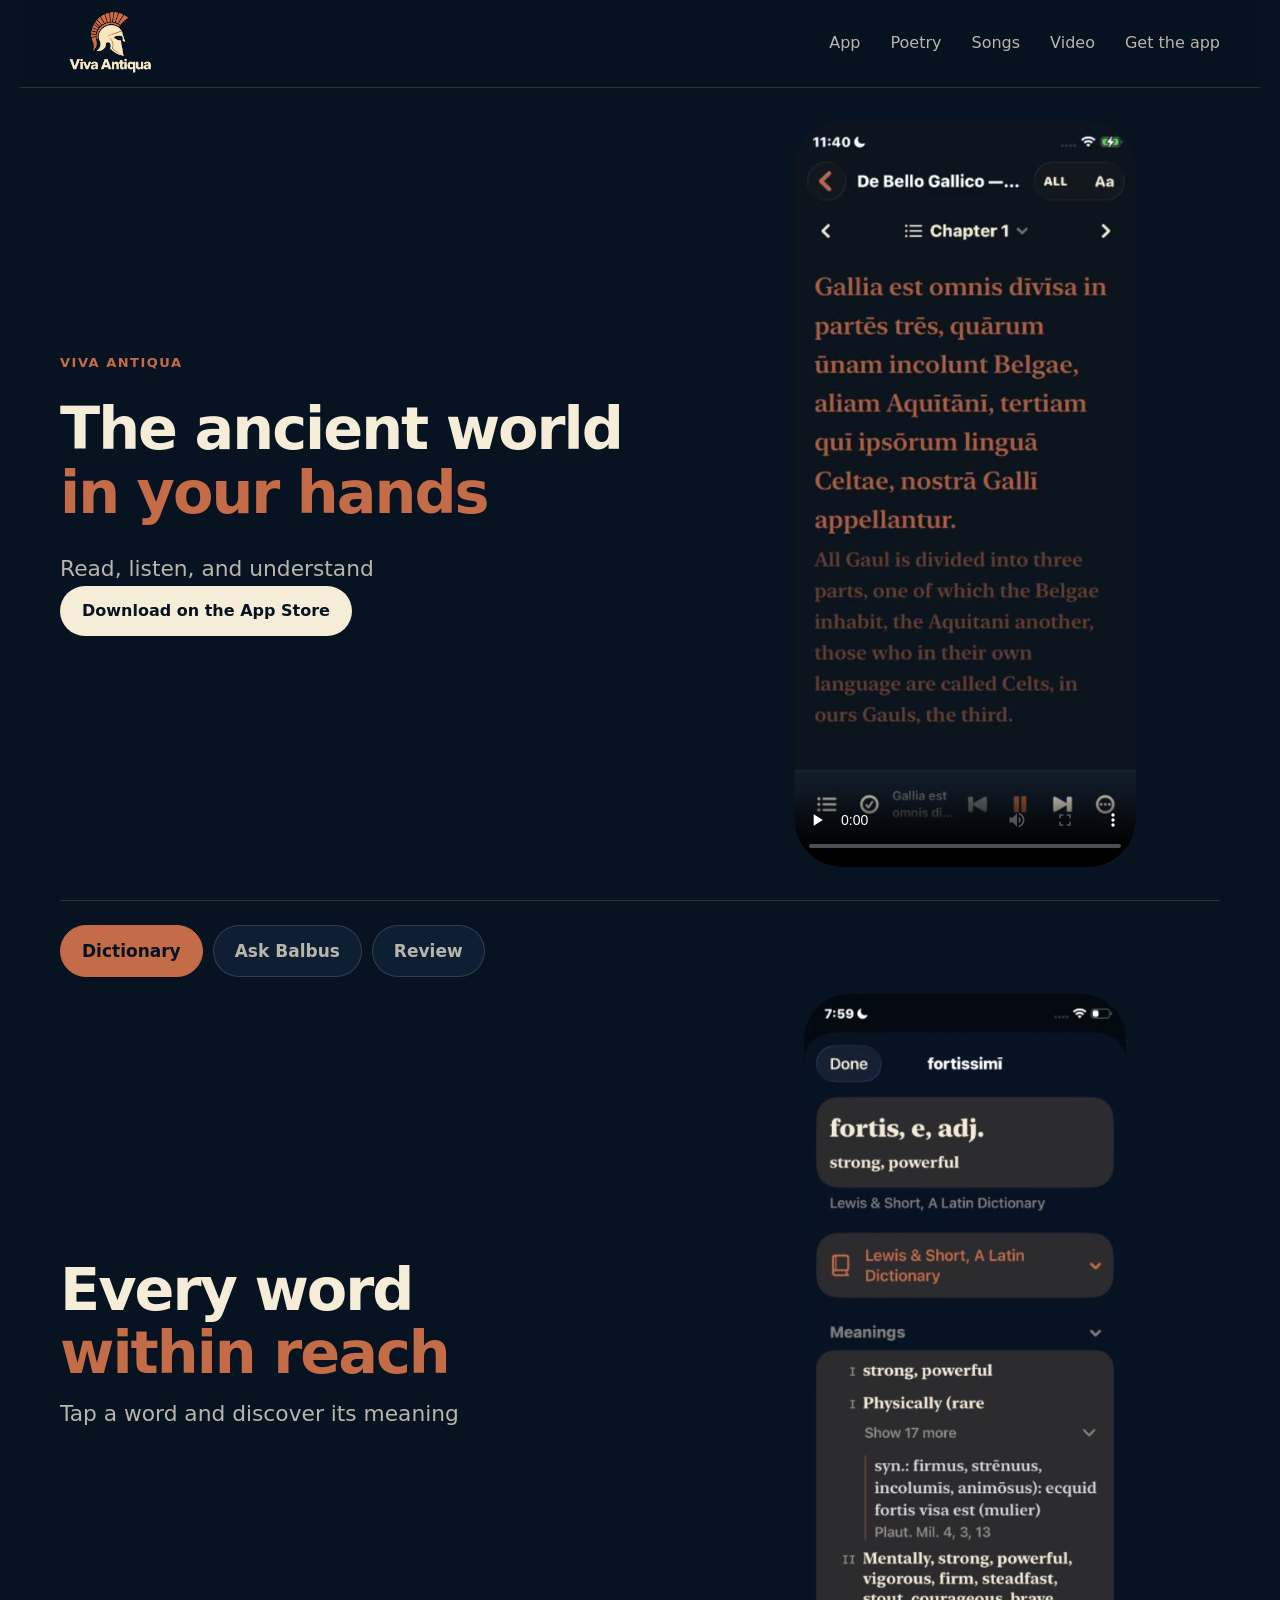
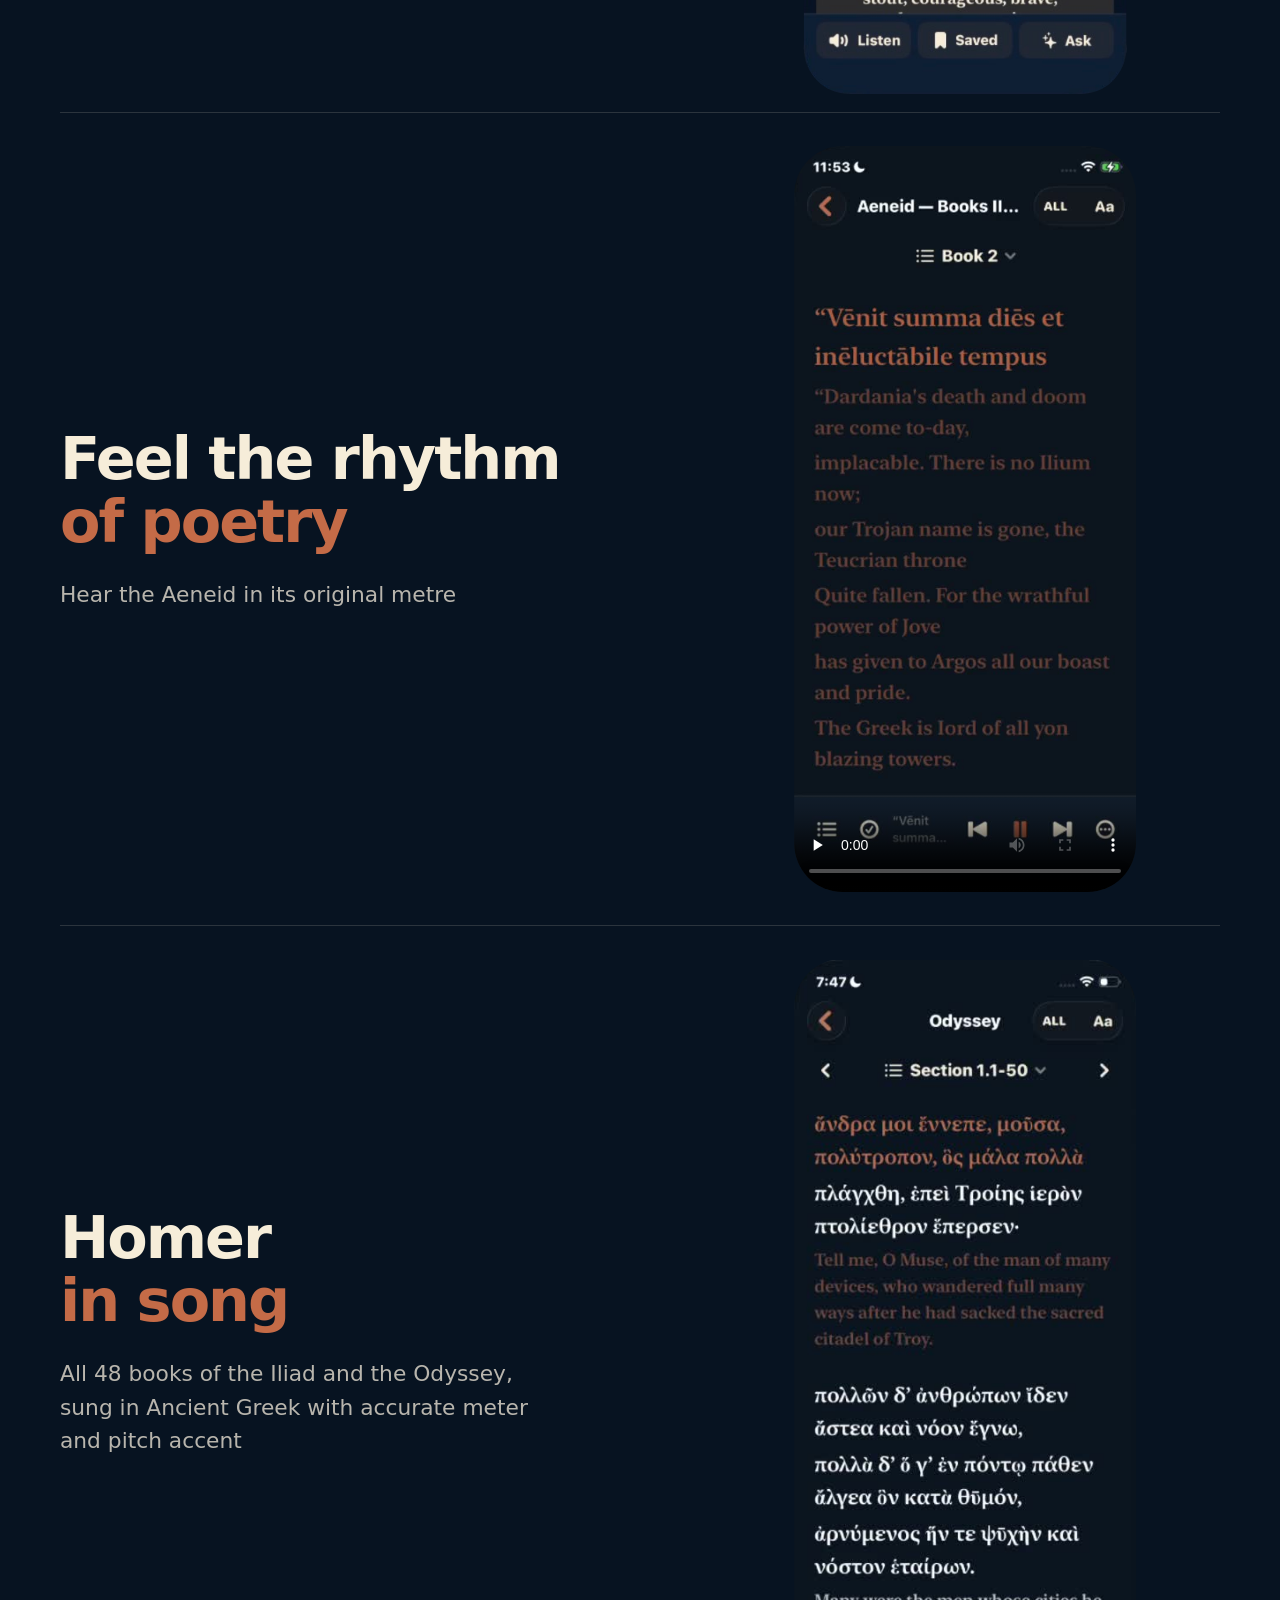
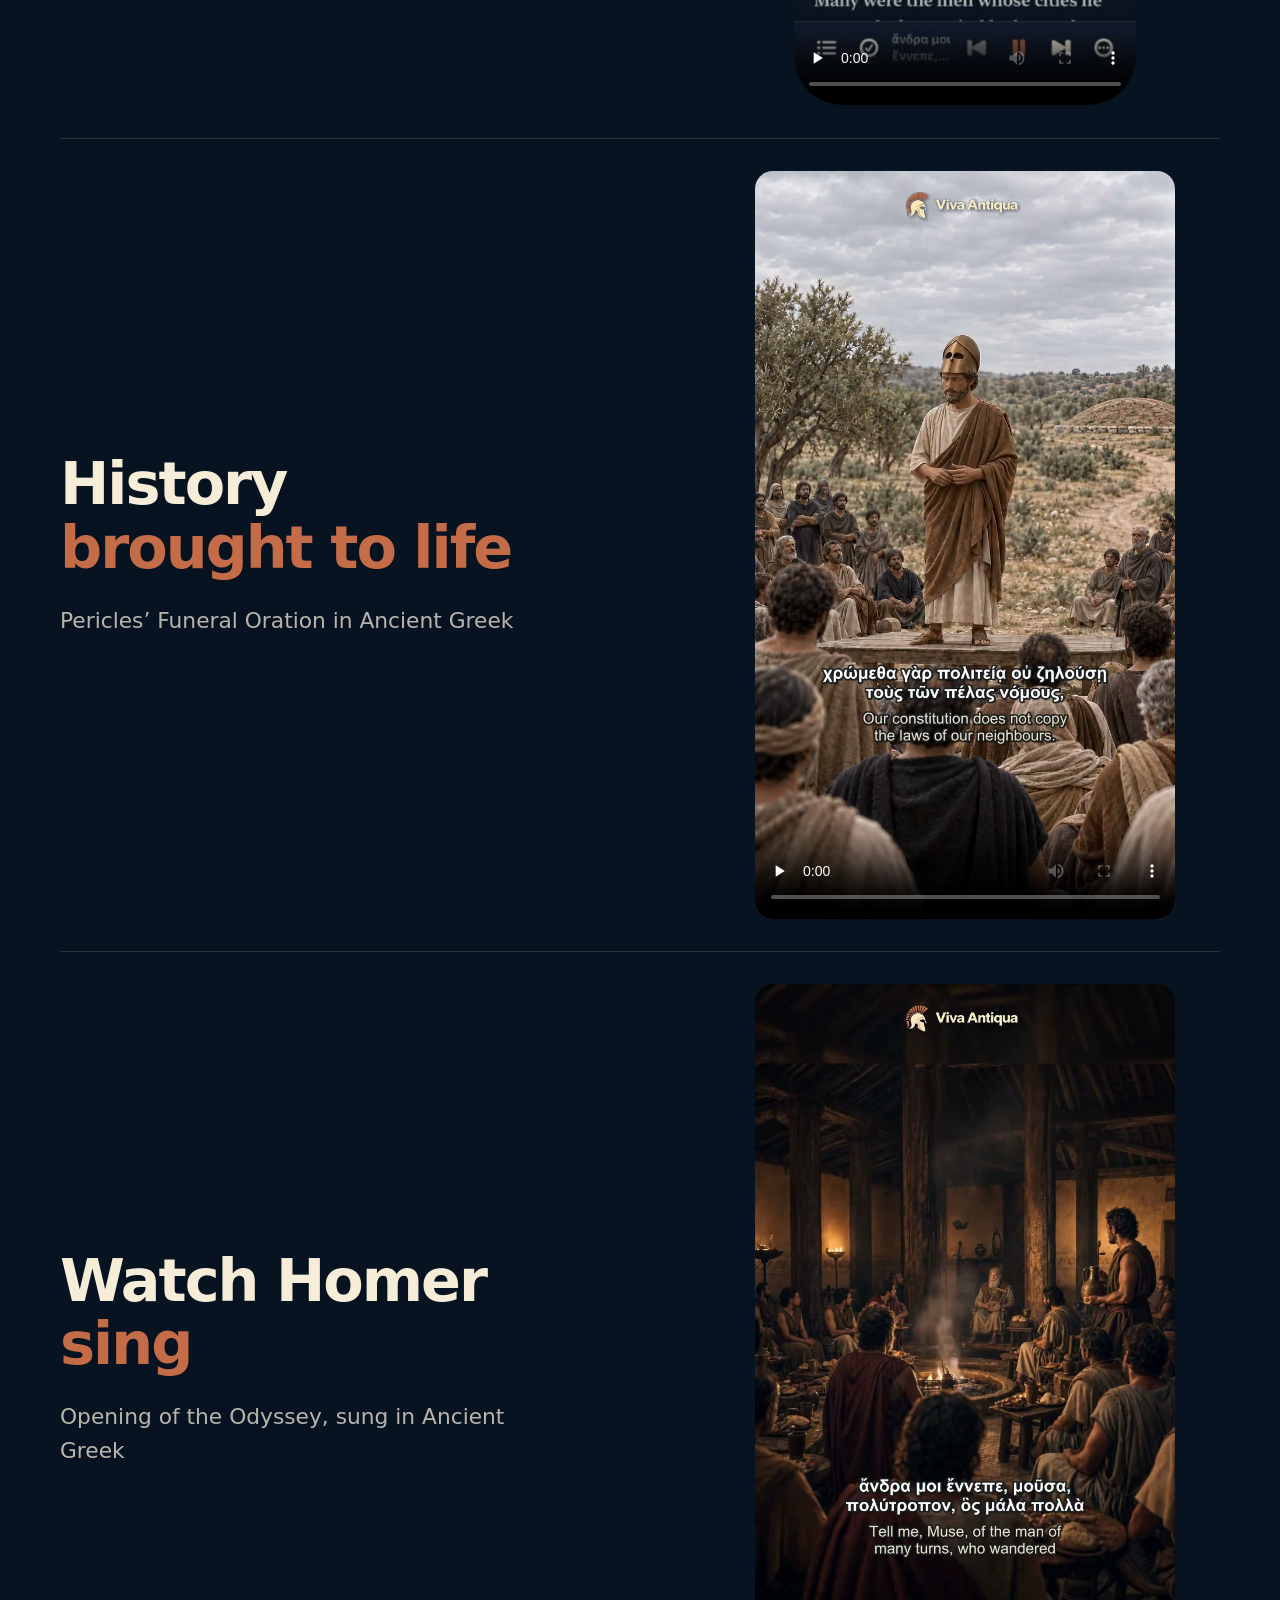
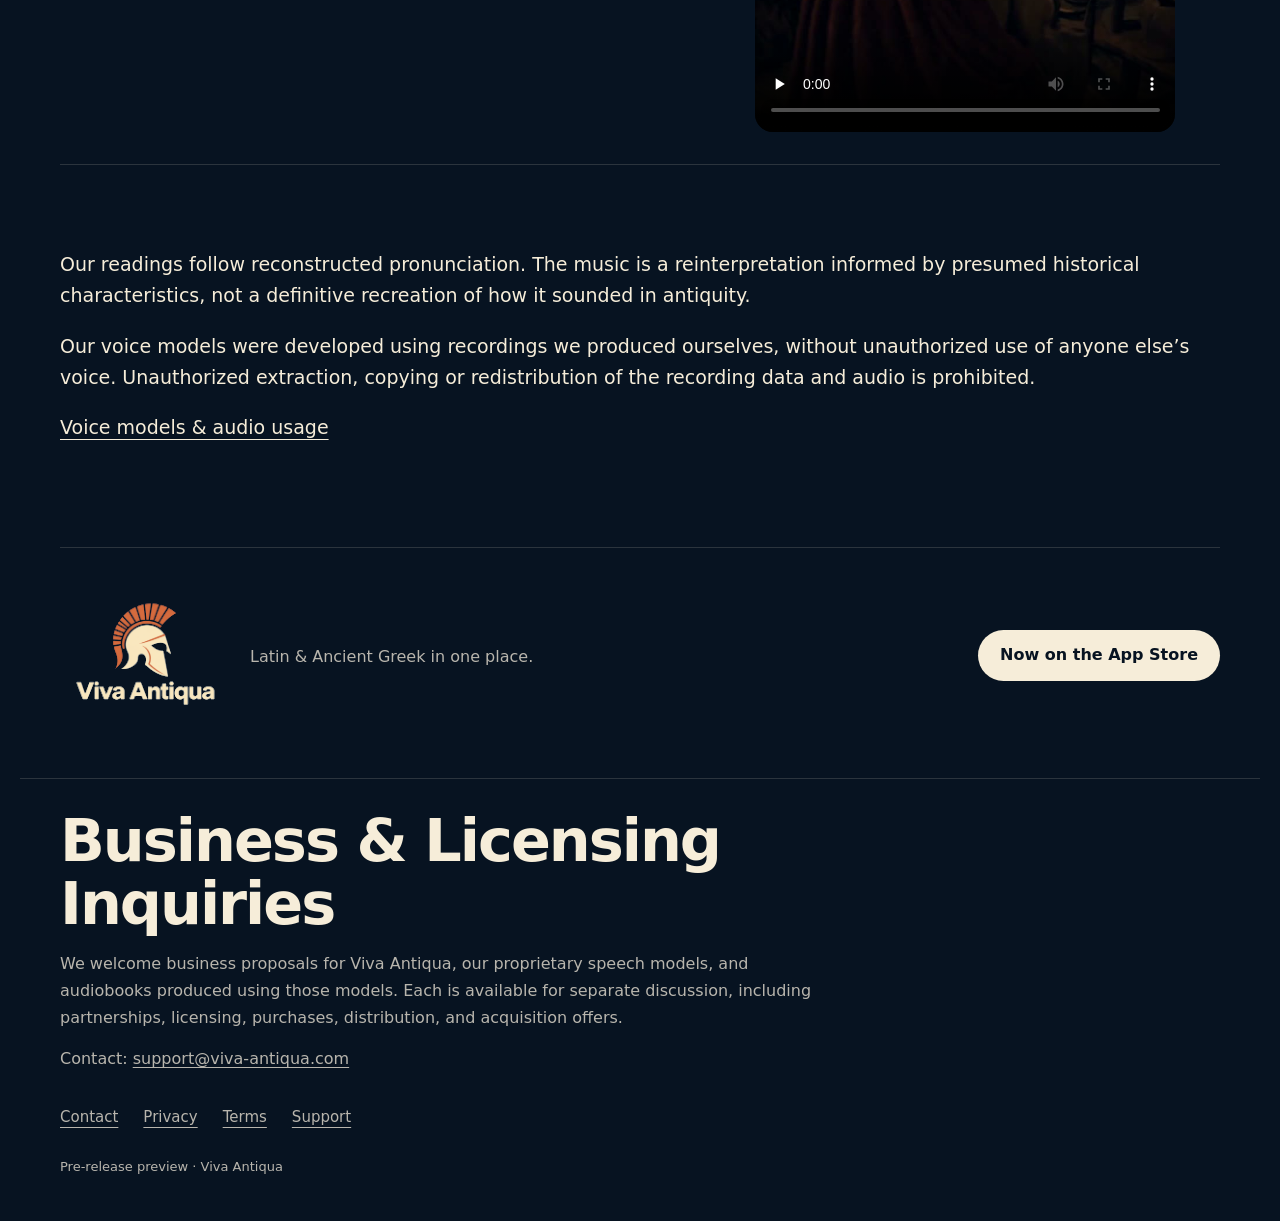
<file: index.html>
<!doctype html>
<html lang="en"><head><meta charset="utf-8"><meta name="viewport" content="width=device-width, initial-scale=1"><meta name="robots" content="noindex,nofollow"><meta name="description" content="Latin and Ancient Greek audiobooks with reconstructed pronunciation, accurate vowel length, and English translations."><title>Viva Antiqua · Read and listen to the ancient world.</title><link rel="stylesheet" href="/styles.css?v=store-20261124c"><link rel="icon" type="image/png" href="/assets/app-logo-classic.png"></head>
<body class="demo-page"><svg xmlns="http://www.w3.org/2000/svg" width="0" height="0" aria-hidden="true" style="position:absolute"><filter id="brand-ink" color-interpolation-filters="sRGB"><feColorMatrix in="SourceGraphic" type="matrix" values="0 0 0 0 1 0 0 0 0 1 0 0 0 0 1 1 0 0 0 -0.12"/><feComponentTransfer><feFuncA type="linear" slope="8"/></feComponentTransfer><feComposite in="SourceGraphic" operator="in"/></filter></svg>
<header><a class="brand" href="/" aria-label="Viva Antiqua home"><img class="brand-lockup" src="/assets/viva-antiqua-brand-final.png" width="1402" height="1122" alt="Viva Antiqua"></a><nav aria-label="Main navigation"><a href="#experience">App</a><a href="#voices">Poetry</a><a href="#iliad">Songs</a><a href="#watch">Video</a><a href="https://apps.apple.com/app/id6795757400">Get the app</a></nav></header>
<nav class="mobile-nav" aria-label="Demo shortcuts"><a href="#experience">App</a><a href="#voices">Recitation</a><a href="#iliad">Homer sings</a><a href="#watch">Pericles</a><a href="https://apps.apple.com/app/id6795757400">Get the app</a></nav>
<main>
<section class="hero" aria-labelledby="hero-title">
<div class="hero-copy"><p class="eyebrow">VIVA ANTIQUA</p><h1 id="hero-title">The ancient world<br><em>in your hands</em></h1><p class="lead">Read, listen, and understand</p><a class="store-button" href="https://apps.apple.com/app/id6795757400">Download on the App Store</a></div>
<figure class="demo hero-book"><video controls playsinline preload="none" controlslist="nodownload" poster="/assets/caesar-reader-poster.jpg" width="582" height="1266" aria-label="De Bello Gallico opening, actual iPhone audiobook playback with Latin and English"><source src="/media/caesar-reader-iphone.mp4" type="video/mp4"></video></figure>
</section>
<section class="reading section" id="experience" aria-labelledby="reading-title">
<h2 id="reading-title" class="visually-hidden">Read and understand</h2>
<div class="learning-gallery">
<fieldset class="learning-choices"><legend class="visually-hidden">Explore learning features</legend>
<label><input type="radio" name="learning-feature" value="dictionary" checked><span>Dictionary</span></label>
<label><input type="radio" name="learning-feature" value="balbus"><span>Ask Balbus</span></label>
<label><input type="radio" name="learning-feature" value="review"><span>Review</span></label>
</fieldset>
<article class="learning-feature" data-feature="dictionary"><div><h3>Every word<br><em>within reach</em></h3><p>Tap a word and discover its meaning</p></div><figure class="book-screen"><a href="/assets/dictionary-iphone.jpg?v=2" aria-label="Enlarge Dictionary app screen"><img src="/assets/dictionary-iphone.jpg?v=2" width="388" height="844" loading="lazy" alt="The reader dictionary shows fortis, its meaning, inflection table, and matching passages."></a></figure></article>
<article class="learning-feature" data-feature="balbus"><div><h3>Ask the text<br><em>and go deeper</em></h3><p>Explore grammar and meaning with your AI tutor</p></div><figure class="book-screen"><a href="/assets/ask-balbus-iphone.jpg" aria-label="Enlarge Ask Balbus app screen"><img src="/assets/ask-balbus-iphone.jpg" width="388" height="844" loading="lazy" alt="Ask Balbus explains Caesar’s use of fortissimi in Latin and English."></a></figure></article>
<article class="learning-feature" data-feature="review"><div><h3>Make it<br><em>stay with you</em></h3><p>Review your saved words and passages</p></div><figure class="book-screen"><a href="/assets/review-card-iphone.png" aria-label="Enlarge Review app screen"><img src="/assets/review-card-iphone.png" width="776" height="1688" loading="lazy" alt="The full Viva Antiqua review screen showing a Greek vocabulary card and its original sentence."></a></figure></article>
</div>
</section>
<section class="section film" id="voices" aria-labelledby="voices-title"><div><h2 id="voices-title">Feel the rhythm<br><em>of poetry</em></h2><p class="section-intro">Hear the Aeneid in its original metre</p></div><figure class="demo"><video controls playsinline preload="none" controlslist="nodownload" poster="/assets/aeneid-verse-poster.jpg" width="582" height="1266" aria-label="Aeneid Book II verse recitation from Venit summa dies to Danai dominantur in urbe, actual iPhone playback"><source src="/media/aeneid-verse-iphone.mp4" type="video/mp4"></video></figure></section>
<section class="section film homer-section" id="iliad" aria-labelledby="homer-title"><div><h2 id="homer-title">Homer<br><em>in song</em></h2><p class="section-intro">All 48 books of the Iliad and the Odyssey, sung in Ancient Greek with accurate meter and pitch accent</p></div><figure class="demo"><video controls playsinline preload="none" controlslist="nodownload" poster="/assets/odyssey-song-poster.jpg?v=2" width="582" height="1266" aria-label="Odyssey Book I, lines 1–10: actual Viva Antiqua iPhone playback with Greek, English, and sound"><source src="/media/odyssey-song-iphone.mp4?v=3" type="video/mp4">Your browser does not support embedded video.</video></figure></section>
<section class="section film" id="watch" aria-labelledby="film-title"><div><h2 id="film-title">History<br><em>brought to life</em></h2><p class="section-intro">Pericles’ Funeral Oration in Ancient Greek</p></div><figure><video controls playsinline preload="none" controlslist="nodownload" poster="/assets/pericles-poster.jpg?v=brand" width="720" height="1280" aria-label="Pericles speech: AI-generated reconstruction with Ancient Greek audio and bilingual subtitles"><source src="/media/pericles-speech.mp4?v=brand" type="video/mp4">Your browser does not support embedded video.</video></figure></section><section class="section film" id="watch-homer" aria-labelledby="homer-film-title"><div><h2 id="homer-film-title">Watch Homer<br><em>sing</em></h2><p class="section-intro">Opening of the Odyssey, sung in Ancient Greek</p></div><figure><video controls playsinline preload="none" controlslist="nodownload" poster="/assets/odyssey-bard-poster.jpg?v=4" width="720" height="1280" aria-label="Homer singing the opening of the Odyssey: AI-generated visuals with Ancient Greek song and bilingual subtitles"><source src="/media/odyssey-bard.mp4?v=4" type="video/mp4">Your browser does not support embedded video.</video></figure></section>
<section class="section voice-notice" id="voice-models" aria-label="Voice model information"><p>Our readings follow reconstructed pronunciation. The music is a reinterpretation informed by presumed historical characteristics, not a definitive recreation of how it sounded in antiquity.</p><p>Our voice models were developed using recordings we produced ourselves, without unauthorized use of anyone else’s voice. Unauthorized extraction, copying or redistribution of the recording data and audio is prohibited.</p><p><a href="/terms/#voice-rights">Voice models &amp; audio usage</a></p></section>
<div class="release"><img class="brand-lockup" src="/assets/viva-antiqua-brand-final.png" width="1402" height="1122" alt="Viva Antiqua"><div><p>Latin &amp; Ancient Greek in one place.</p></div><a class="store-button" href="https://apps.apple.com/app/id6795757400">Now on the App Store</a></div>
</main><footer><section class="business-inquiries" aria-label="Business and licensing inquiries"><h2>Business &amp; Licensing Inquiries</h2><p>We welcome business proposals for Viva Antiqua, our proprietary speech models, and audiobooks produced using those models. Each is available for separate discussion, including partnerships, licensing, purchases, distribution, and acquisition offers.</p><p>Contact: <a href="mailto:support@viva-antiqua.com">support@viva-antiqua.com</a></p></section><div class="footer-top"><div class="links"><a href="mailto:support@viva-antiqua.com">Contact</a><a href="/privacy/">Privacy</a><a href="/terms/">Terms</a><a href="/support/">Support</a></div></div><small>Pre-release preview · Viva Antiqua</small></footer>
<script src="/mobile-story.js?v=store-20261124c" defer></script>
</body></html>
</file>
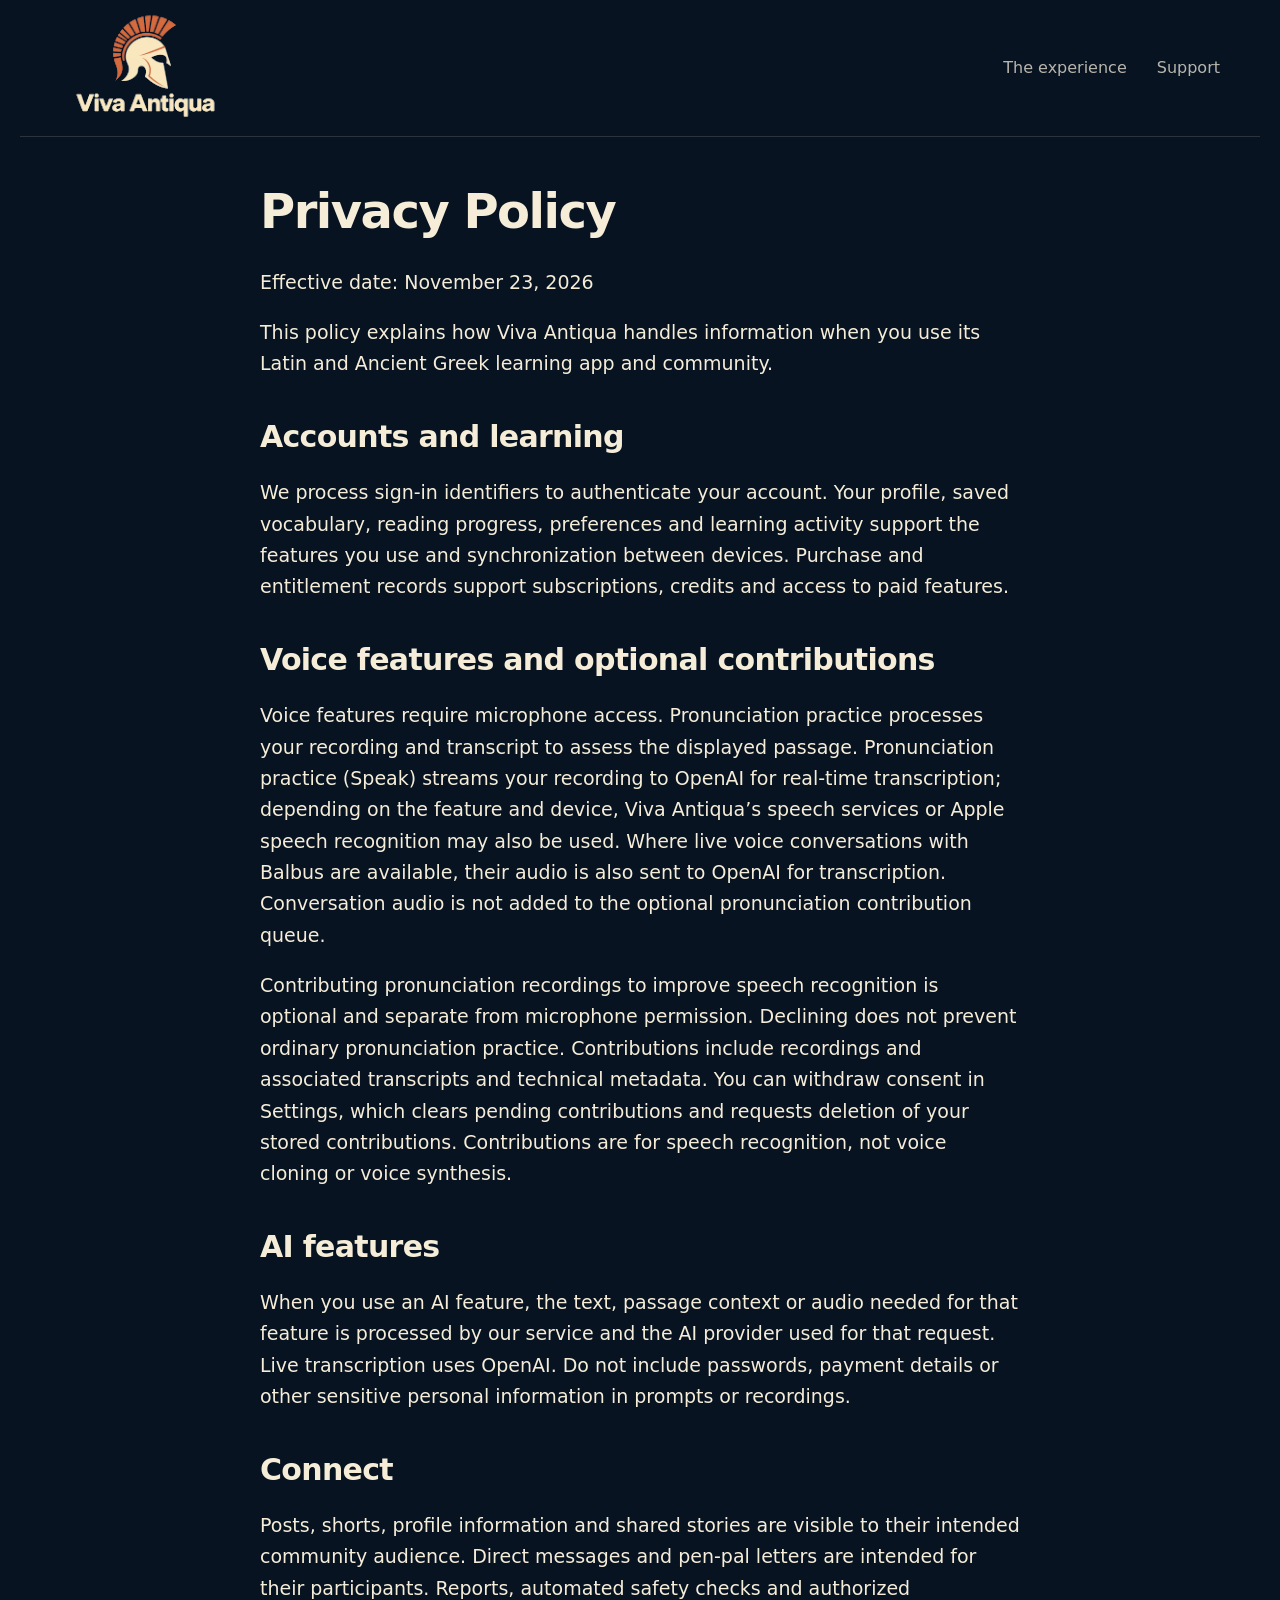
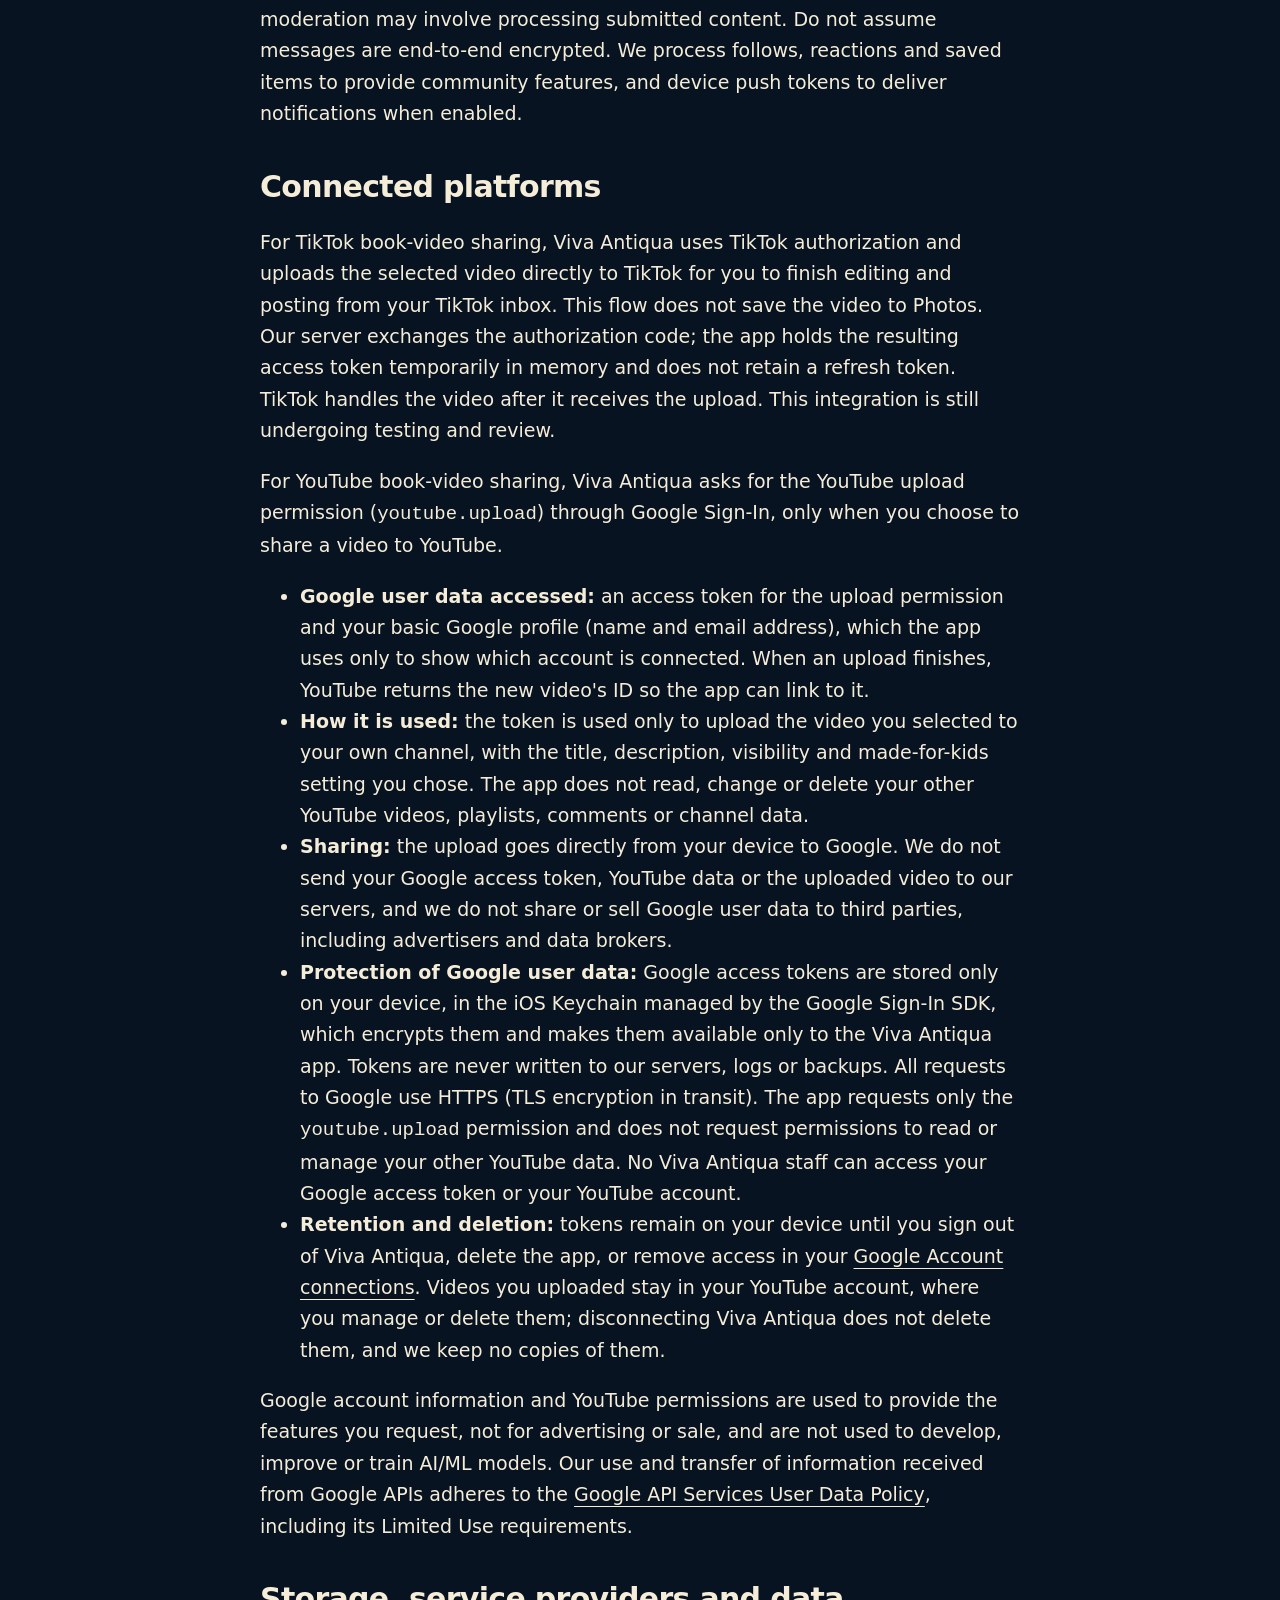
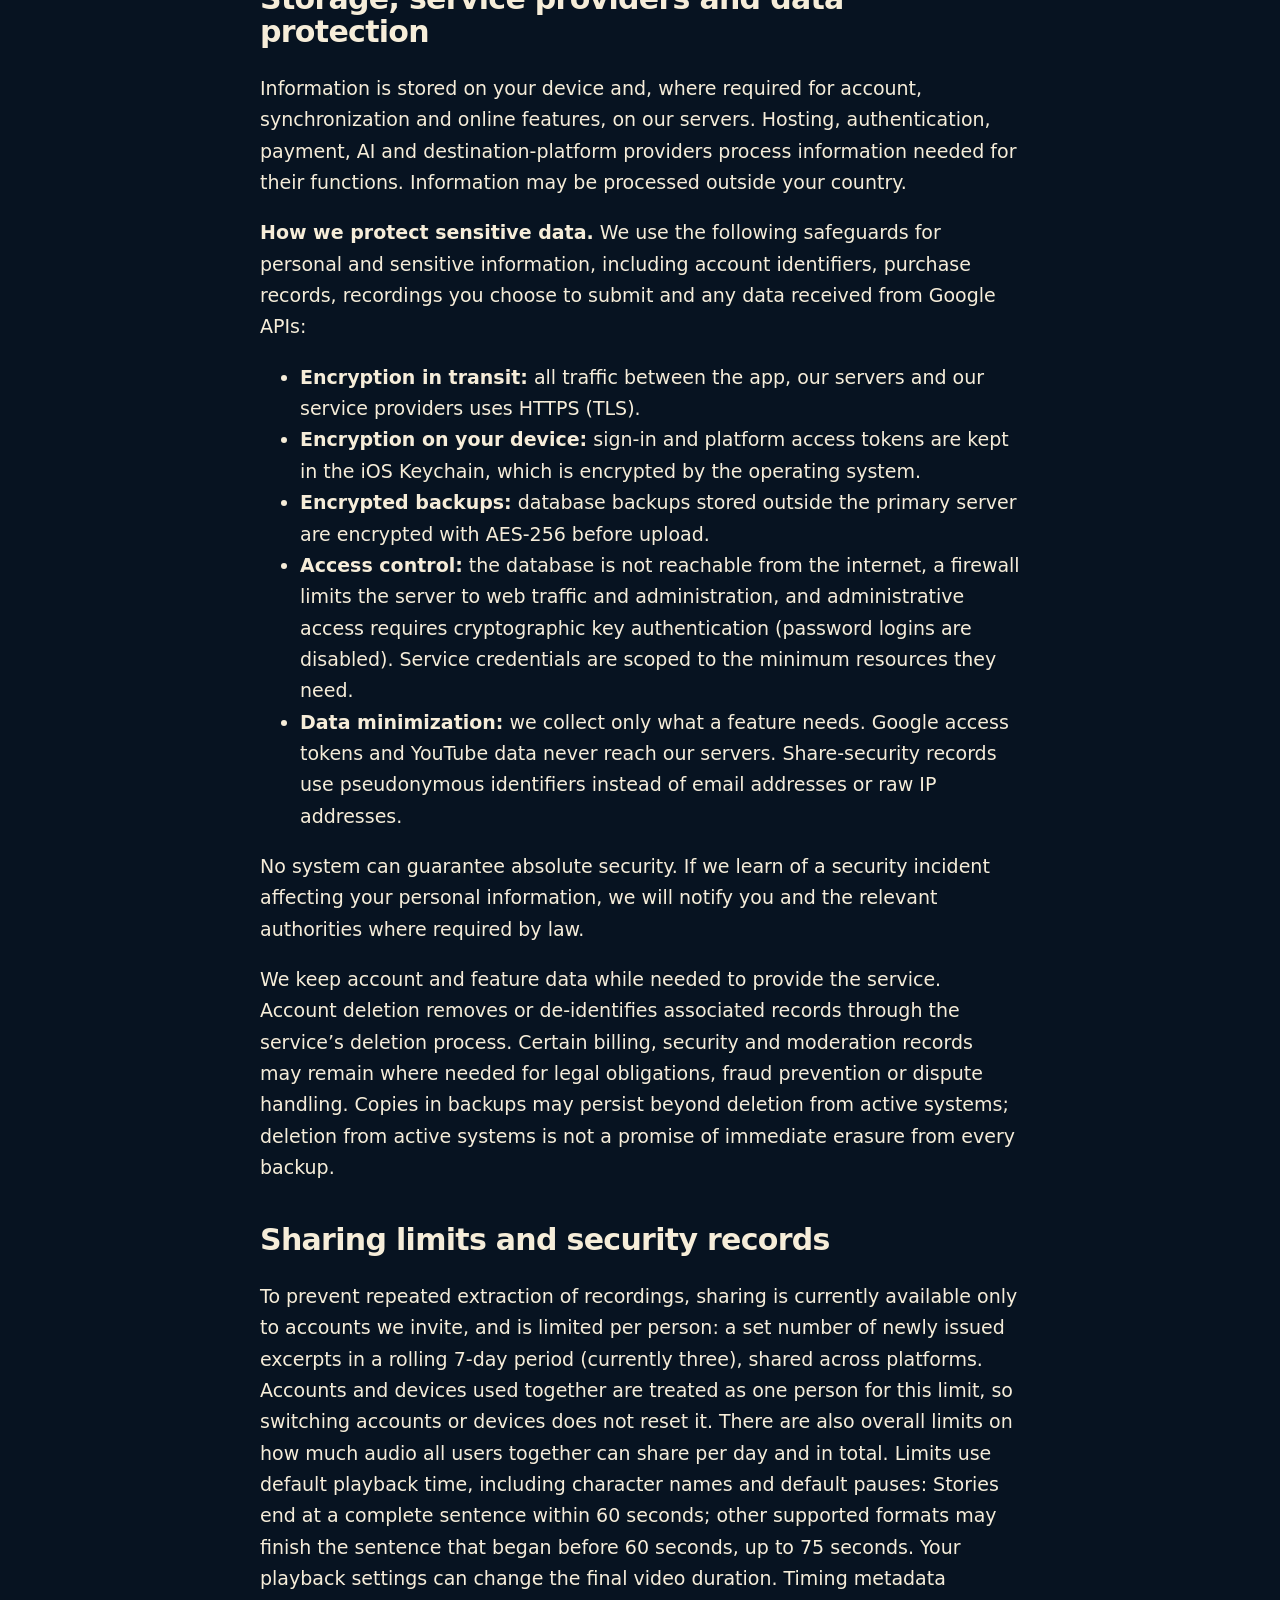
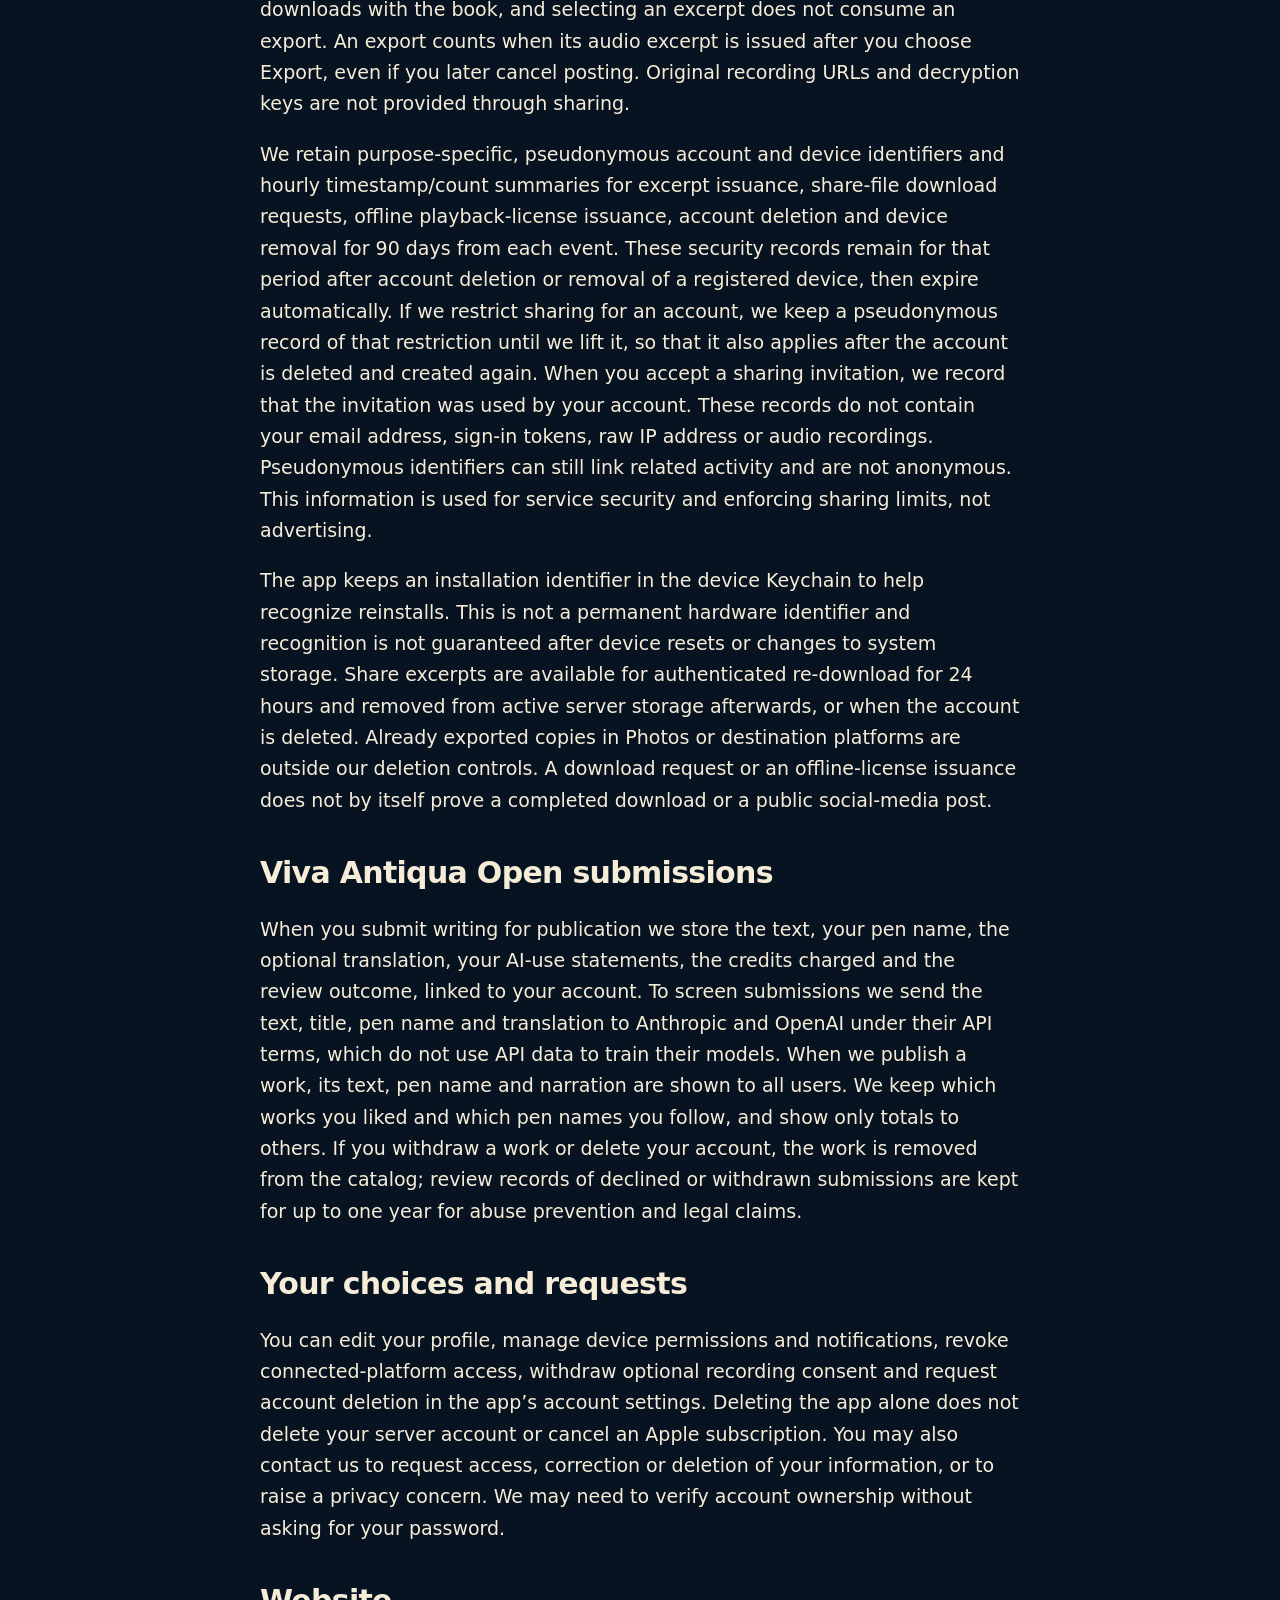
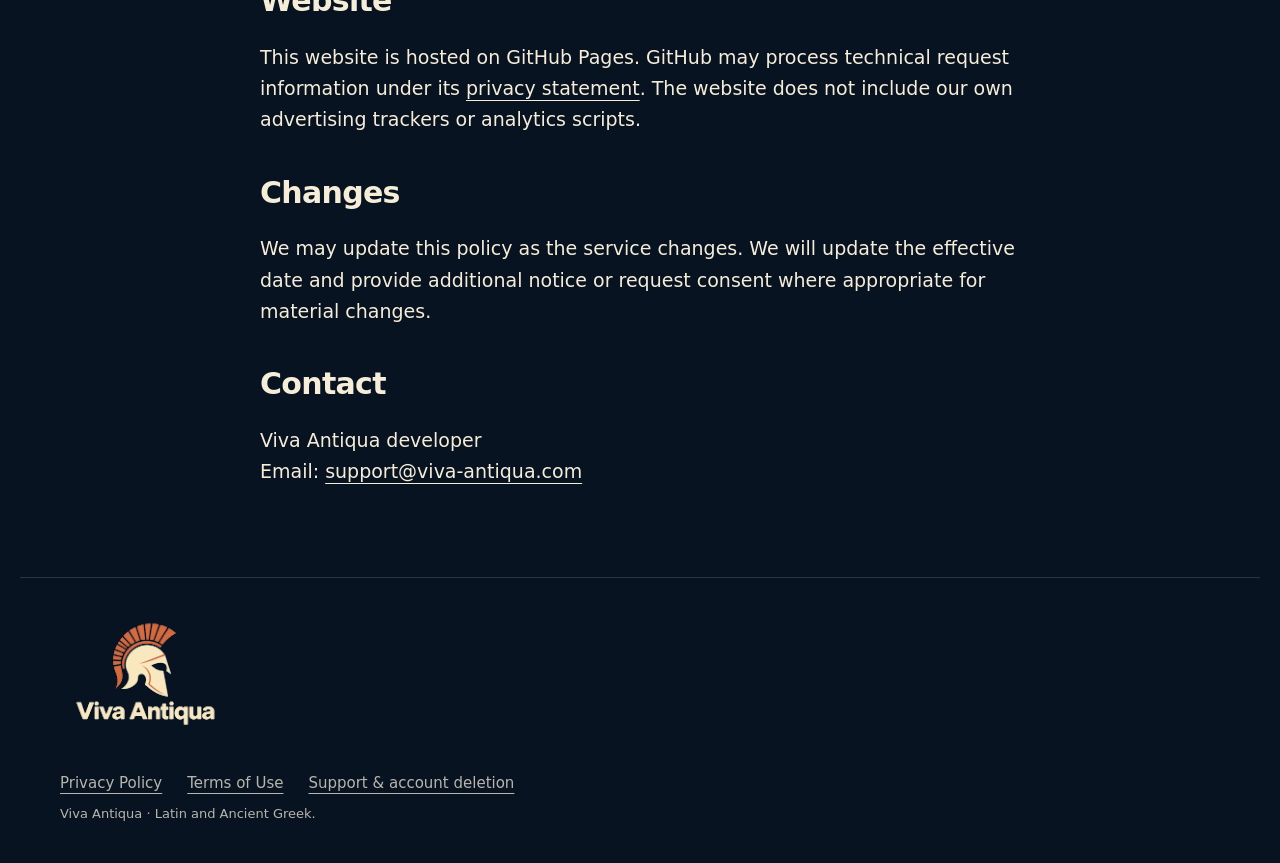
<file: privacy/index.html>
<!doctype html><html lang="en"><head><meta charset="utf-8"><meta name="viewport" content="width=device-width, initial-scale=1"><meta name="robots" content="noindex,nofollow"><meta name="description" content="Viva Antiqua — read, listen, and explore Latin literature."><title>Privacy Policy · Viva Antiqua</title><link rel="stylesheet" href="/styles.css?v=8"><link rel="icon" type="image/png" href="/assets/app-logo-classic.png"></head><body><svg xmlns="http://www.w3.org/2000/svg" width="0" height="0" aria-hidden="true" style="position:absolute"><filter id="brand-ink" color-interpolation-filters="sRGB"><feColorMatrix in="SourceGraphic" type="matrix" values="0 0 0 0 1 0 0 0 0 1 0 0 0 0 1 1 0 0 0 -0.12"/><feComponentTransfer><feFuncA type="linear" slope="8"/></feComponentTransfer><feComposite in="SourceGraphic" operator="in"/></filter></svg><header><a class="brand" aria-label="Viva Antiqua" href="/"><img class="brand-lockup" src="/assets/viva-antiqua-brand-final.png" width="1402" height="1122" alt="Viva Antiqua"></a><nav aria-label="Main navigation"><a href="/#experience">The experience</a><a href="/support/">Support</a></nav></header><main class="legal"><h1>Privacy Policy</h1>
<p>Effective date: November 23, 2026</p>
<p>This policy explains how Viva Antiqua handles information when you use its Latin and Ancient Greek learning app and community.</p>
<h2>Accounts and learning</h2>
<p>We process sign-in identifiers to authenticate your account. Your profile, saved vocabulary, reading progress, preferences and learning activity support the features you use and synchronization between devices. Purchase and entitlement records support subscriptions, credits and access to paid features.</p>
<h2>Voice features and optional contributions</h2>
<p>Voice features require microphone access. Pronunciation practice processes your recording and transcript to assess the displayed passage. Pronunciation practice (Speak) streams your recording to OpenAI for real-time transcription; depending on the feature and device, Viva Antiqua’s speech services or Apple speech recognition may also be used. Where live voice conversations with Balbus are available, their audio is also sent to OpenAI for transcription. Conversation audio is not added to the optional pronunciation contribution queue.</p>
<p>Contributing pronunciation recordings to improve speech recognition is optional and separate from microphone permission. Declining does not prevent ordinary pronunciation practice. Contributions include recordings and associated transcripts and technical metadata. You can withdraw consent in Settings, which clears pending contributions and requests deletion of your stored contributions. Contributions are for speech recognition, not voice cloning or voice synthesis.</p>
<h2>AI features</h2>
<p>When you use an AI feature, the text, passage context or audio needed for that feature is processed by our service and the AI provider used for that request. Live transcription uses OpenAI. Do not include passwords, payment details or other sensitive personal information in prompts or recordings.</p>
<h2>Connect</h2>
<p>Posts, shorts, profile information and shared stories are visible to their intended community audience. Direct messages and pen-pal letters are intended for their participants. Reports, automated safety checks and authorized moderation may involve processing submitted content. Do not assume messages are end-to-end encrypted. We process follows, reactions and saved items to provide community features, and device push tokens to deliver notifications when enabled.</p>
<h2>Connected platforms</h2>
<p>For TikTok book-video sharing, Viva Antiqua uses TikTok authorization and uploads the selected video directly to TikTok for you to finish editing and posting from your TikTok inbox. This flow does not save the video to Photos. Our server exchanges the authorization code; the app holds the resulting access token temporarily in memory and does not retain a refresh token. TikTok handles the video after it receives the upload. This integration is still undergoing testing and review.</p>
<p>For YouTube book-video sharing, Viva Antiqua asks for the YouTube upload permission (<code>youtube.upload</code>) through Google Sign-In, only when you choose to share a video to YouTube.</p>
<ul>
<li><strong>Google user data accessed:</strong> an access token for the upload permission and your basic Google profile (name and email address), which the app uses only to show which account is connected. When an upload finishes, YouTube returns the new video's ID so the app can link to it.</li>
<li><strong>How it is used:</strong> the token is used only to upload the video you selected to your own channel, with the title, description, visibility and made-for-kids setting you chose. The app does not read, change or delete your other YouTube videos, playlists, comments or channel data.</li>
<li><strong>Sharing:</strong> the upload goes directly from your device to Google. We do not send your Google access token, YouTube data or the uploaded video to our servers, and we do not share or sell Google user data to third parties, including advertisers and data brokers.</li>
<li><strong>Protection of Google user data:</strong> Google access tokens are stored only on your device, in the iOS Keychain managed by the Google Sign-In SDK, which encrypts them and makes them available only to the Viva Antiqua app. Tokens are never written to our servers, logs or backups. All requests to Google use HTTPS (TLS encryption in transit). The app requests only the <code>youtube.upload</code> permission and does not request permissions to read or manage your other YouTube data. No Viva Antiqua staff can access your Google access token or your YouTube account.</li>
<li><strong>Retention and deletion:</strong> tokens remain on your device until you sign out of Viva Antiqua, delete the app, or remove access in your <a href="https://myaccount.google.com/connections">Google Account connections</a>. Videos you uploaded stay in your YouTube account, where you manage or delete them; disconnecting Viva Antiqua does not delete them, and we keep no copies of them.</li>
</ul>
<p>Google account information and YouTube permissions are used to provide the features you request, not for advertising or sale, and are not used to develop, improve or train AI/ML models. Our use and transfer of information received from Google APIs adheres to the <a href="https://developers.google.com/terms/api-services-user-data-policy">Google API Services User Data Policy</a>, including its Limited Use requirements.</p>
<h2>Storage, service providers and data protection</h2>
<p>Information is stored on your device and, where required for account, synchronization and online features, on our servers. Hosting, authentication, payment, AI and destination-platform providers process information needed for their functions. Information may be processed outside your country.</p>
<p><strong>How we protect sensitive data.</strong> We use the following safeguards for personal and sensitive information, including account identifiers, purchase records, recordings you choose to submit and any data received from Google APIs:</p>
<ul>
<li><strong>Encryption in transit:</strong> all traffic between the app, our servers and our service providers uses HTTPS (TLS).</li>
<li><strong>Encryption on your device:</strong> sign-in and platform access tokens are kept in the iOS Keychain, which is encrypted by the operating system.</li>
<li><strong>Encrypted backups:</strong> database backups stored outside the primary server are encrypted with AES-256 before upload.</li>
<li><strong>Access control:</strong> the database is not reachable from the internet, a firewall limits the server to web traffic and administration, and administrative access requires cryptographic key authentication (password logins are disabled). Service credentials are scoped to the minimum resources they need.</li>
<li><strong>Data minimization:</strong> we collect only what a feature needs. Google access tokens and YouTube data never reach our servers. Share-security records use pseudonymous identifiers instead of email addresses or raw IP addresses.</li>
</ul>
<p>No system can guarantee absolute security. If we learn of a security incident affecting your personal information, we will notify you and the relevant authorities where required by law.</p>
<p>We keep account and feature data while needed to provide the service. Account deletion removes or de-identifies associated records through the service’s deletion process. Certain billing, security and moderation records may remain where needed for legal obligations, fraud prevention or dispute handling. Copies in backups may persist beyond deletion from active systems; deletion from active systems is not a promise of immediate erasure from every backup.</p>
<h2>Sharing limits and security records</h2>
<p>To prevent repeated extraction of recordings, sharing is currently available only to accounts we invite, and is limited per person: a set number of newly issued excerpts in a rolling 7-day period (currently three), shared across platforms. Accounts and devices used together are treated as one person for this limit, so switching accounts or devices does not reset it. There are also overall limits on how much audio all users together can share per day and in total. Limits use default playback time, including character names and default pauses: Stories end at a complete sentence within 60 seconds; other supported formats may finish the sentence that began before 60 seconds, up to 75 seconds. Your playback settings can change the final video duration. Timing metadata downloads with the book, and selecting an excerpt does not consume an export. An export counts when its audio excerpt is issued after you choose Export, even if you later cancel posting. Original recording URLs and decryption keys are not provided through sharing.</p>
<p>We retain purpose-specific, pseudonymous account and device identifiers and hourly timestamp/count summaries for excerpt issuance, share-file download requests, offline playback-license issuance, account deletion and device removal for 90 days from each event. These security records remain for that period after account deletion or removal of a registered device, then expire automatically. If we restrict sharing for an account, we keep a pseudonymous record of that restriction until we lift it, so that it also applies after the account is deleted and created again. When you accept a sharing invitation, we record that the invitation was used by your account. These records do not contain your email address, sign-in tokens, raw IP address or audio recordings. Pseudonymous identifiers can still link related activity and are not anonymous. This information is used for service security and enforcing sharing limits, not advertising.</p>
<p>The app keeps an installation identifier in the device Keychain to help recognize reinstalls. This is not a permanent hardware identifier and recognition is not guaranteed after device resets or changes to system storage. Share excerpts are available for authenticated re-download for 24 hours and removed from active server storage afterwards, or when the account is deleted. Already exported copies in Photos or destination platforms are outside our deletion controls. A download request or an offline-license issuance does not by itself prove a completed download or a public social-media post.</p>
<h2>Viva Antiqua Open submissions</h2>
<p>When you submit writing for publication we store the text, your pen name, the optional translation, your AI-use statements, the credits charged and the review outcome, linked to your account. To screen submissions we send the text, title, pen name and translation to Anthropic and OpenAI under their API terms, which do not use API data to train their models. When we publish a work, its text, pen name and narration are shown to all users. We keep which works you liked and which pen names you follow, and show only totals to others. If you withdraw a work or delete your account, the work is removed from the catalog; review records of declined or withdrawn submissions are kept for up to one year for abuse prevention and legal claims.</p>
<h2>Your choices and requests</h2>
<p>You can edit your profile, manage device permissions and notifications, revoke connected-platform access, withdraw optional recording consent and request account deletion in the app’s account settings. Deleting the app alone does not delete your server account or cancel an Apple subscription. You may also contact us to request access, correction or deletion of your information, or to raise a privacy concern. We may need to verify account ownership without asking for your password.</p>
<h2>Website</h2>
<p>This website is hosted on GitHub Pages. GitHub may process technical request information under its <a href="https://docs.github.com/en/site-policy/privacy-policies/github-general-privacy-statement">privacy statement</a>. The website does not include our own advertising trackers or analytics scripts.</p>
<h2>Changes</h2>
<p>We may update this policy as the service changes. We will update the effective date and provide additional notice or request consent where appropriate for material changes.</p>
<h2>Contact</h2><p>Viva Antiqua developer<br>Email: <a href="mailto:support@viva-antiqua.com">support@viva-antiqua.com</a></p></main><footer><span class="footer-brand"><img class="brand-lockup" src="/assets/viva-antiqua-brand-final.png" width="1402" height="1122" alt="Viva Antiqua"></span><div class="links"><a href="/privacy/">Privacy Policy</a><a href="/terms/">Terms of Use</a><a href="/support/">Support &amp; account deletion</a></div><small>Viva Antiqua · Latin and Ancient Greek.</small></footer></body></html>
</file>
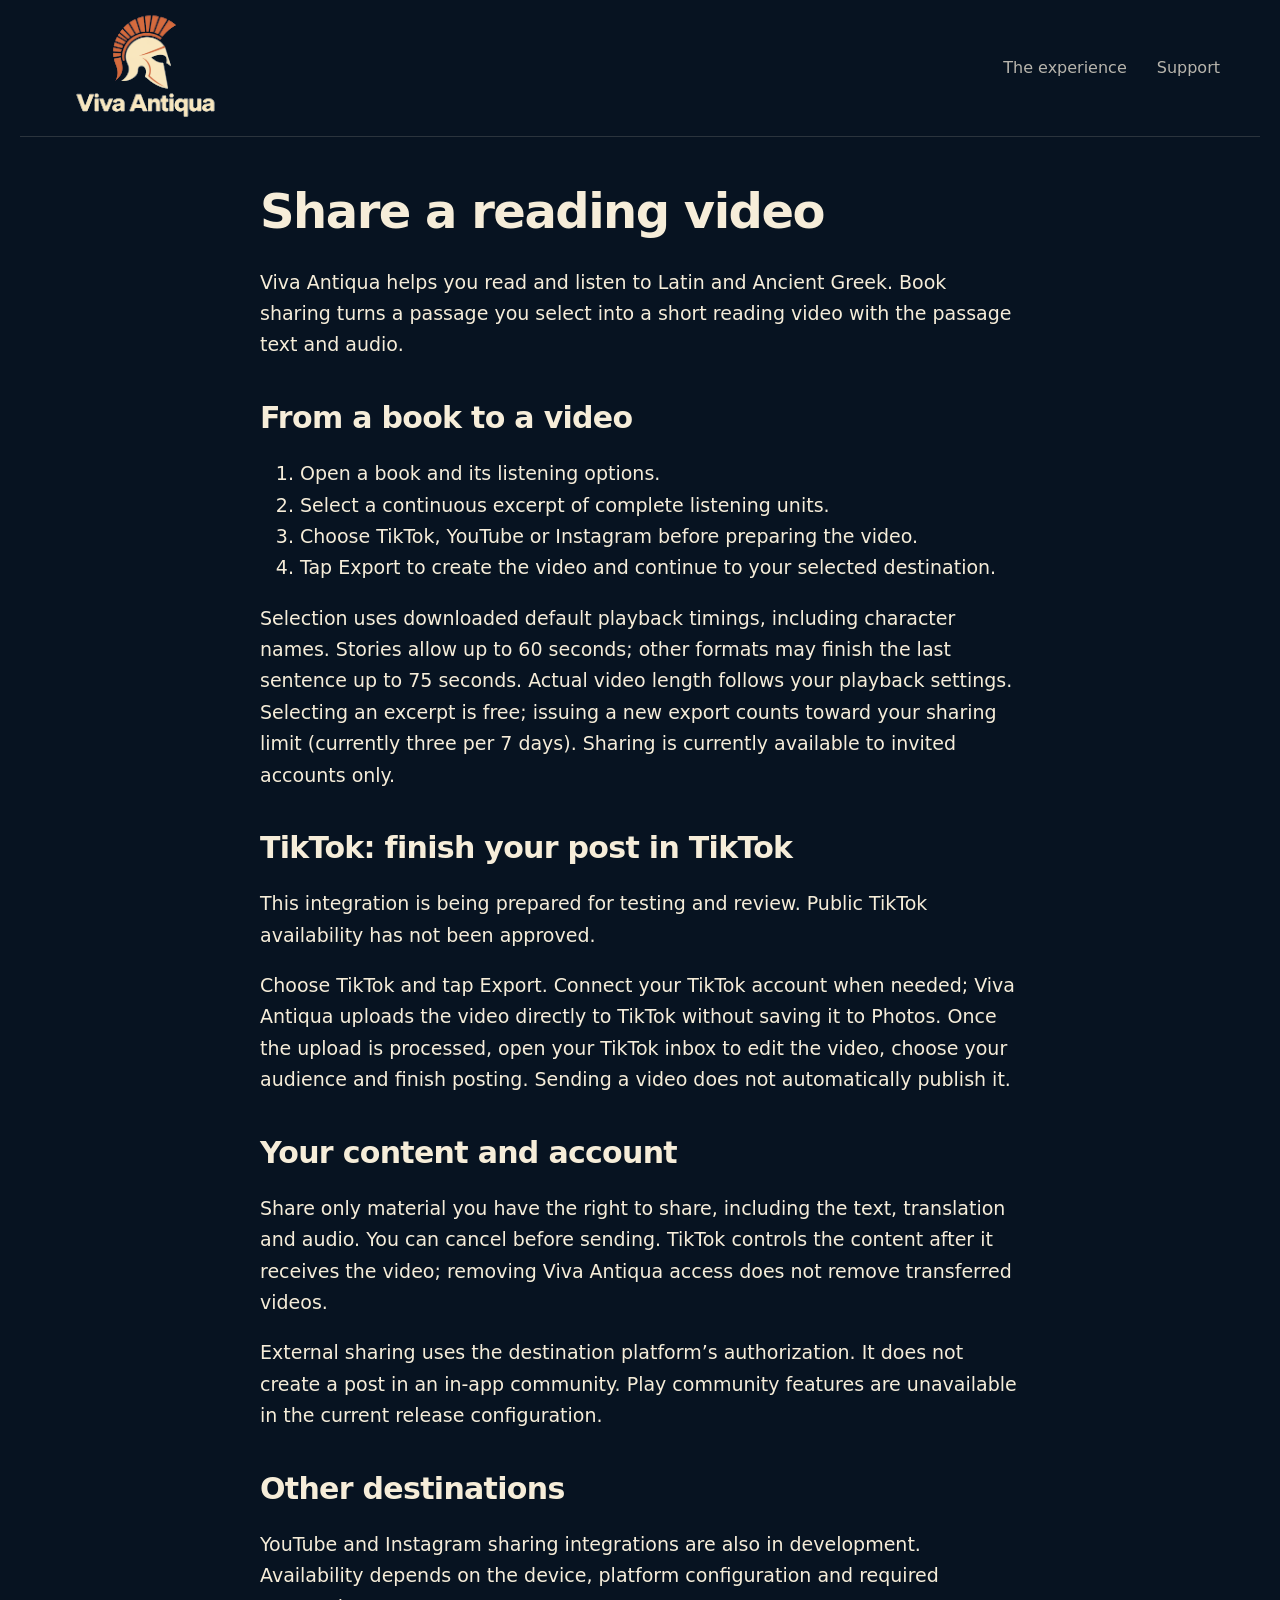
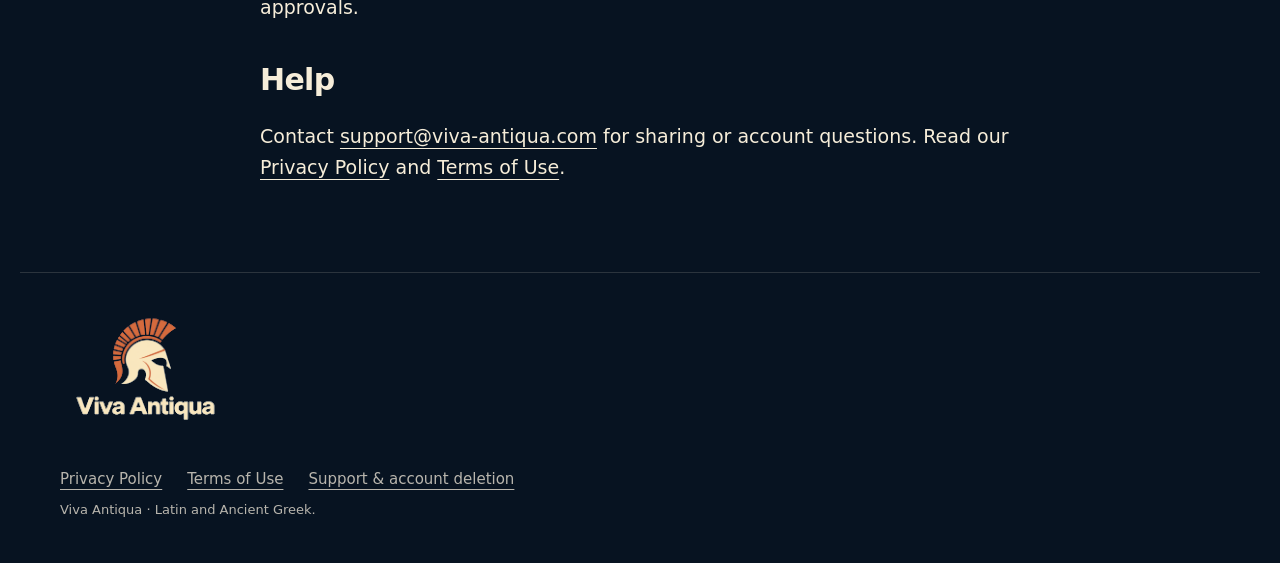
<file: sharing/index.html>
<!doctype html><html lang="en"><head><meta charset="utf-8"><meta name="viewport" content="width=device-width, initial-scale=1"><meta name="robots" content="noindex,nofollow"><meta name="description" content="Viva Antiqua — read, listen, and explore Latin literature."><title>Book video sharing · Viva Antiqua</title><link rel="stylesheet" href="/styles.css?v=8"><link rel="icon" type="image/png" href="/assets/app-logo-classic.png"></head><body><svg xmlns="http://www.w3.org/2000/svg" width="0" height="0" aria-hidden="true" style="position:absolute"><filter id="brand-ink" color-interpolation-filters="sRGB"><feColorMatrix in="SourceGraphic" type="matrix" values="0 0 0 0 1 0 0 0 0 1 0 0 0 0 1 1 0 0 0 -0.12"/><feComponentTransfer><feFuncA type="linear" slope="8"/></feComponentTransfer><feComposite in="SourceGraphic" operator="in"/></filter></svg><header><a class="brand" aria-label="Viva Antiqua" href="/"><img class="brand-lockup" src="/assets/viva-antiqua-brand-final.png" width="1402" height="1122" alt="Viva Antiqua"></a><nav aria-label="Main navigation"><a href="/#experience">The experience</a><a href="/support/">Support</a></nav></header><main class="legal"><h1>Share a reading video</h1>
<p>Viva Antiqua helps you read and listen to Latin and Ancient Greek. Book sharing turns a passage you select into a short reading video with the passage text and audio.</p>
<h2>From a book to a video</h2><ol><li>Open a book and its listening options.</li><li>Select a continuous excerpt of complete listening units.</li><li>Choose TikTok, YouTube or Instagram before preparing the video.</li><li>Tap Export to create the video and continue to your selected destination.</li></ol>
<p>Selection uses downloaded default playback timings, including character names. Stories allow up to 60 seconds; other formats may finish the last sentence up to 75 seconds. Actual video length follows your playback settings. Selecting an excerpt is free; issuing a new export counts toward your sharing limit (currently three per 7 days). Sharing is currently available to invited accounts only.</p><h2>TikTok: finish your post in TikTok</h2><p>This integration is being prepared for testing and review. Public TikTok availability has not been approved.</p><p>Choose TikTok and tap Export. Connect your TikTok account when needed; Viva Antiqua uploads the video directly to TikTok without saving it to Photos. Once the upload is processed, open your TikTok inbox to edit the video, choose your audience and finish posting. Sending a video does not automatically publish it.</p>
<h2>Your content and account</h2><p>Share only material you have the right to share, including the text, translation and audio. You can cancel before sending. TikTok controls the content after it receives the video; removing Viva Antiqua access does not remove transferred videos.</p><p>External sharing uses the destination platform’s authorization. It does not create a post in an in-app community. Play community features are unavailable in the current release configuration.</p>
<h2>Other destinations</h2><p>YouTube and Instagram sharing integrations are also in development. Availability depends on the device, platform configuration and required approvals.</p>
<h2>Help</h2><p>Contact <a href="mailto:support@viva-antiqua.com">support@viva-antiqua.com</a> for sharing or account questions. Read our <a href="/privacy/">Privacy Policy</a> and <a href="/terms/">Terms of Use</a>.</p></main><footer><span class="footer-brand"><img class="brand-lockup" src="/assets/viva-antiqua-brand-final.png" width="1402" height="1122" alt="Viva Antiqua"></span><div class="links"><a href="/privacy/">Privacy Policy</a><a href="/terms/">Terms of Use</a><a href="/support/">Support &amp; account deletion</a></div><small>Viva Antiqua · Latin and Ancient Greek.</small></footer></body></html>
</file>
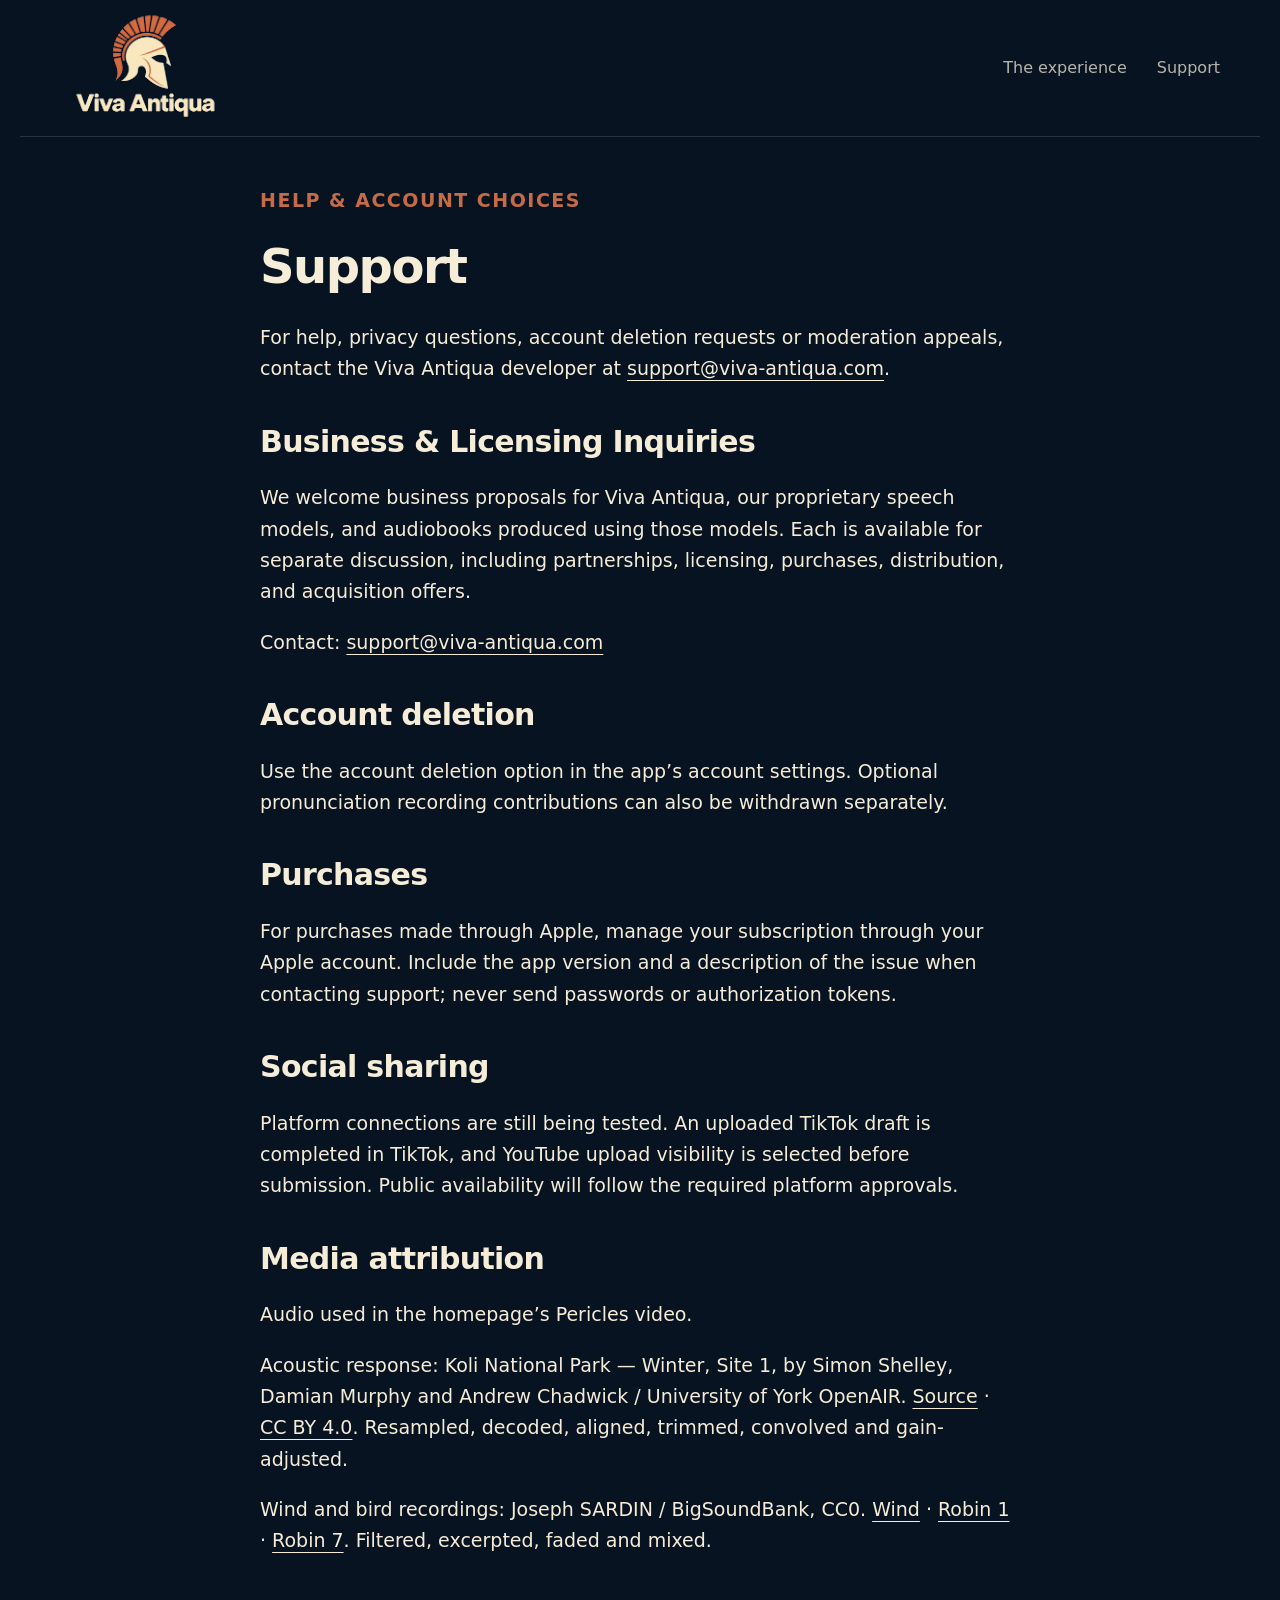
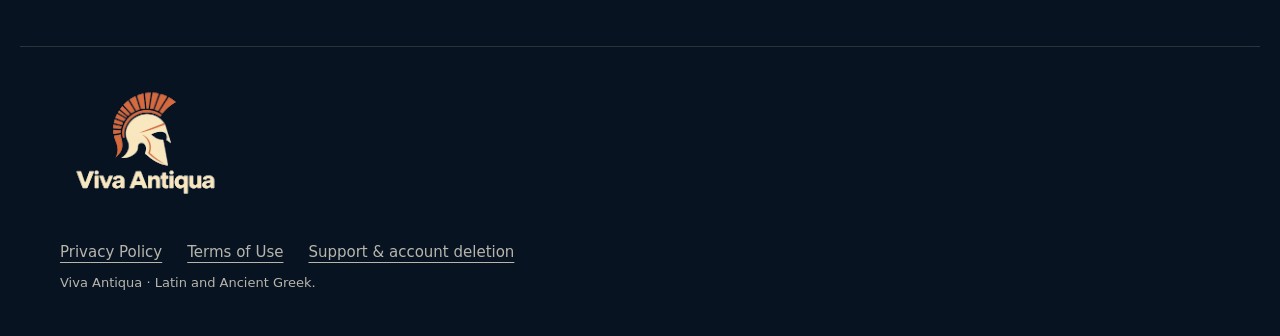
<file: support/index.html>
<!doctype html><html lang="en"><head><meta charset="utf-8"><meta name="viewport" content="width=device-width, initial-scale=1"><meta name="robots" content="noindex,nofollow"><meta name="description" content="Viva Antiqua — read, listen, and explore Latin literature."><title>Support · Viva Antiqua</title><link rel="stylesheet" href="/styles.css?v=8"><link rel="icon" type="image/png" href="/assets/app-logo-classic.png"></head><body><svg xmlns="http://www.w3.org/2000/svg" width="0" height="0" aria-hidden="true" style="position:absolute"><filter id="brand-ink" color-interpolation-filters="sRGB"><feColorMatrix in="SourceGraphic" type="matrix" values="0 0 0 0 1 0 0 0 0 1 0 0 0 0 1 1 0 0 0 -0.12"/><feComponentTransfer><feFuncA type="linear" slope="8"/></feComponentTransfer><feComposite in="SourceGraphic" operator="in"/></filter></svg><header><a class="brand" aria-label="Viva Antiqua" href="/"><img class="brand-lockup" src="/assets/viva-antiqua-brand-final.png" width="1402" height="1122" alt="Viva Antiqua"></a><nav aria-label="Main navigation"><a href="/#experience">The experience</a><a href="/support/">Support</a></nav></header><main class="legal"><p class="eyebrow">Help &amp; account choices</p><h1>Support</h1><p>For help, privacy questions, account deletion requests or moderation appeals, contact the Viva Antiqua developer at <a href="mailto:support@viva-antiqua.com">support@viva-antiqua.com</a>.</p><section id="business-inquiries" aria-label="Business and licensing inquiries"><h2>Business &amp; Licensing Inquiries</h2><p>We welcome business proposals for Viva Antiqua, our proprietary speech models, and audiobooks produced using those models. Each is available for separate discussion, including partnerships, licensing, purchases, distribution, and acquisition offers.</p><p>Contact: <a href="mailto:support@viva-antiqua.com">support@viva-antiqua.com</a></p></section><h2>Account deletion</h2><p>Use the account deletion option in the app’s account settings. Optional pronunciation recording contributions can also be withdrawn separately.</p><h2>Purchases</h2><p>For purchases made through Apple, manage your subscription through your Apple account. Include the app version and a description of the issue when contacting support; never send passwords or authorization tokens.</p><h2>Social sharing</h2><p>Platform connections are still being tested. An uploaded TikTok draft is completed in TikTok, and YouTube upload visibility is selected before submission. Public availability will follow the required platform approvals.</p><section id="media-attribution"><h2>Media attribution</h2><p>Audio used in the homepage’s Pericles video.</p><p>Acoustic response: Koli National Park — Winter, Site 1, by Simon Shelley, Damian Murphy and Andrew Chadwick / University of York OpenAIR. <a href="https://webfiles.york.ac.uk/OPENAIR/IRs/koli-national-park-winter/">Source</a> · <a href="https://creativecommons.org/licenses/by/4.0/">CC BY 4.0</a>. Resampled, decoded, aligned, trimmed, convolved and gain-adjusted.</p><p>Wind and bird recordings: Joseph SARDIN / BigSoundBank, CC0. <a href="https://bigsoundbank.com/wind-in-tall-grass-s0908.html">Wind</a> · <a href="https://bigsoundbank.com/robin-1-s1667.html">Robin 1</a> · <a href="https://bigsoundbank.com/robin-7-s1673.html">Robin 7</a>. Filtered, excerpted, faded and mixed.</p></section></main><footer><span class="footer-brand"><img class="brand-lockup" src="/assets/viva-antiqua-brand-final.png" width="1402" height="1122" alt="Viva Antiqua"></span><div class="links"><a href="/privacy/">Privacy Policy</a><a href="/terms/">Terms of Use</a><a href="/support/">Support &amp; account deletion</a></div><small>Viva Antiqua · Latin and Ancient Greek.</small></footer></body></html>
</file>
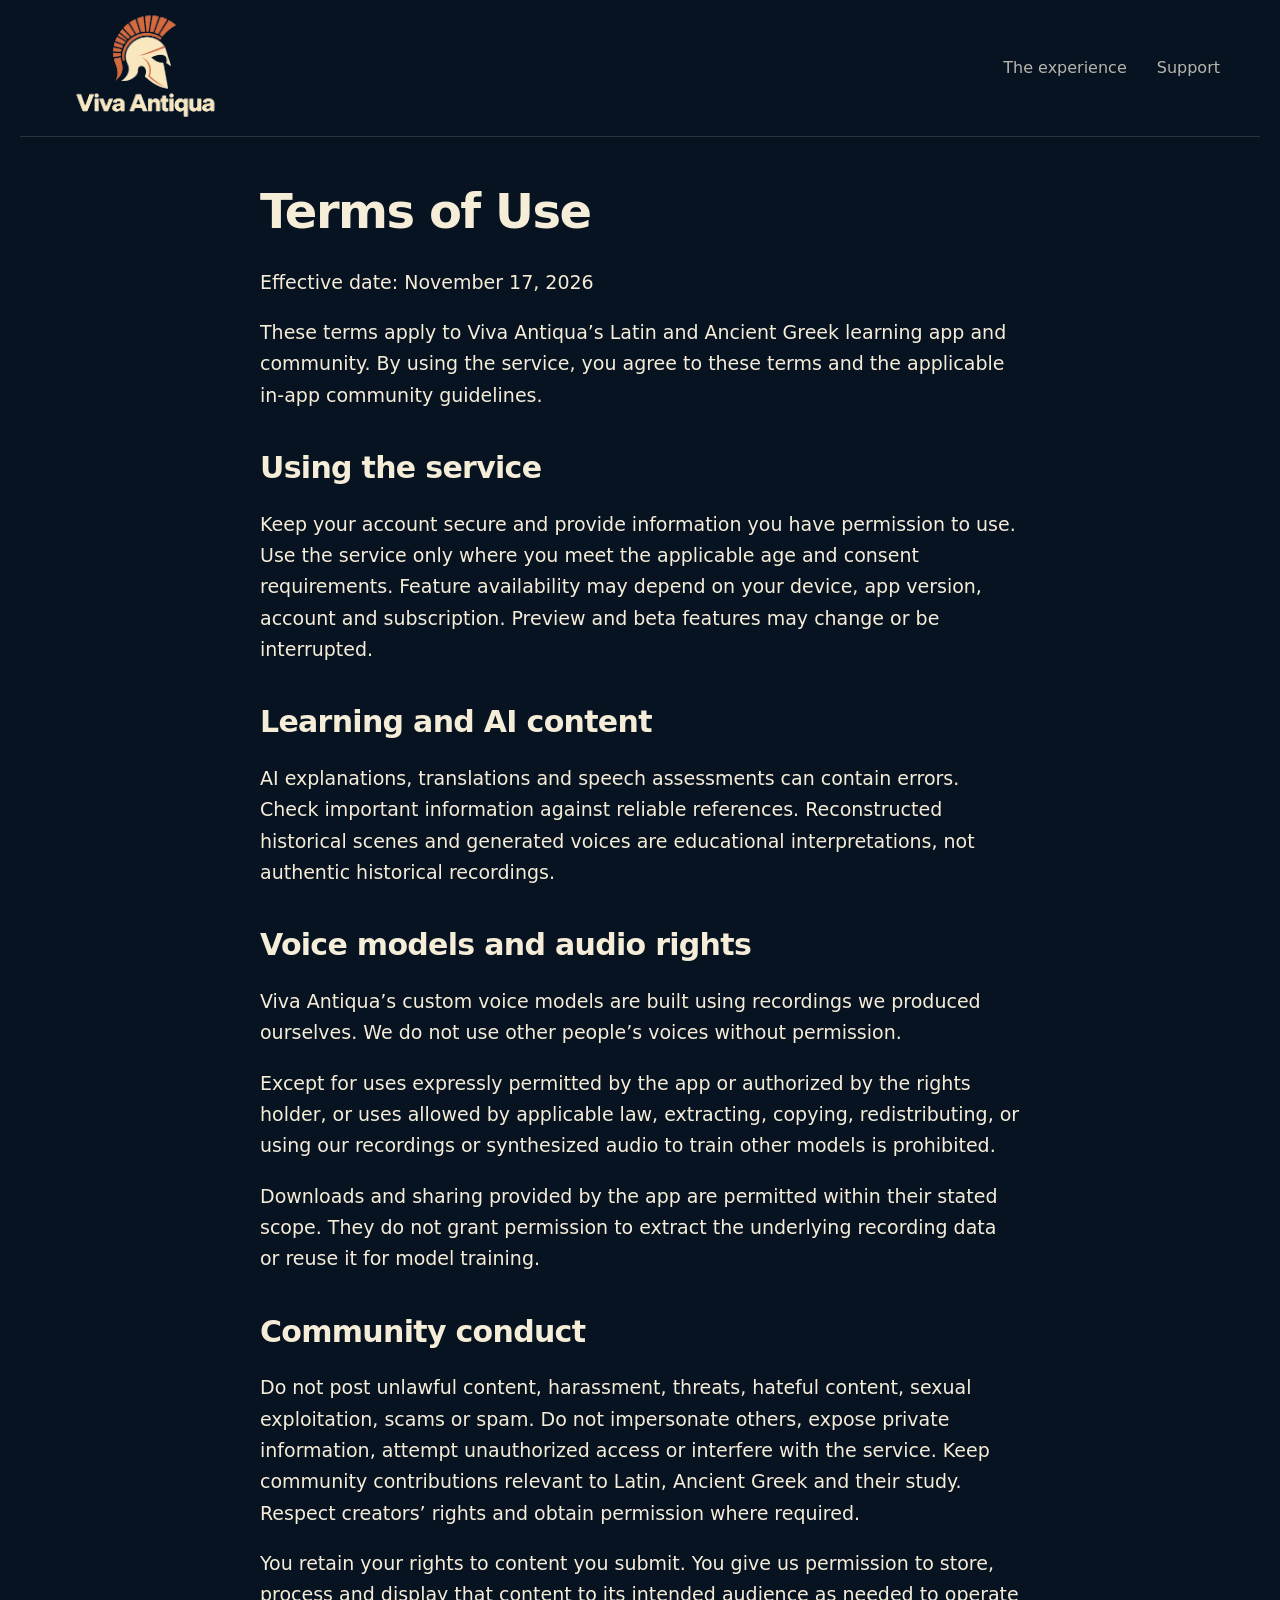
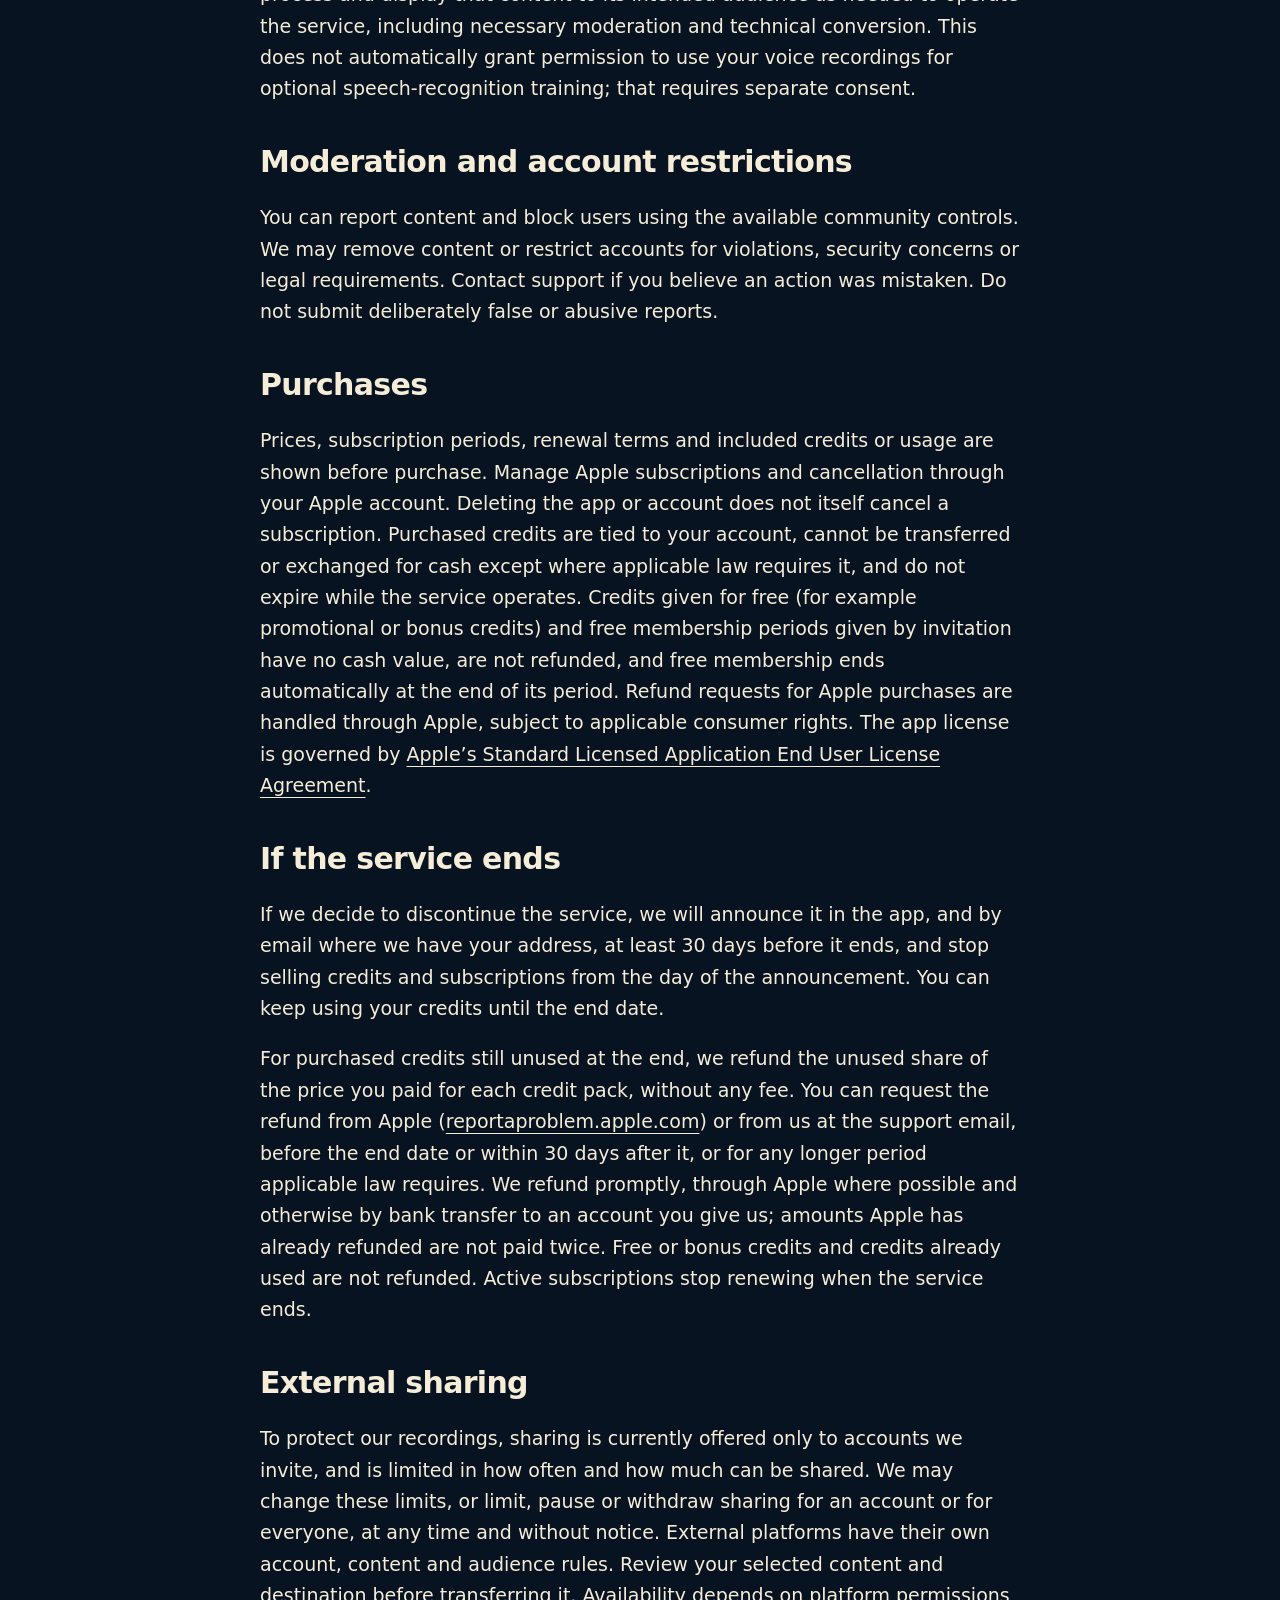
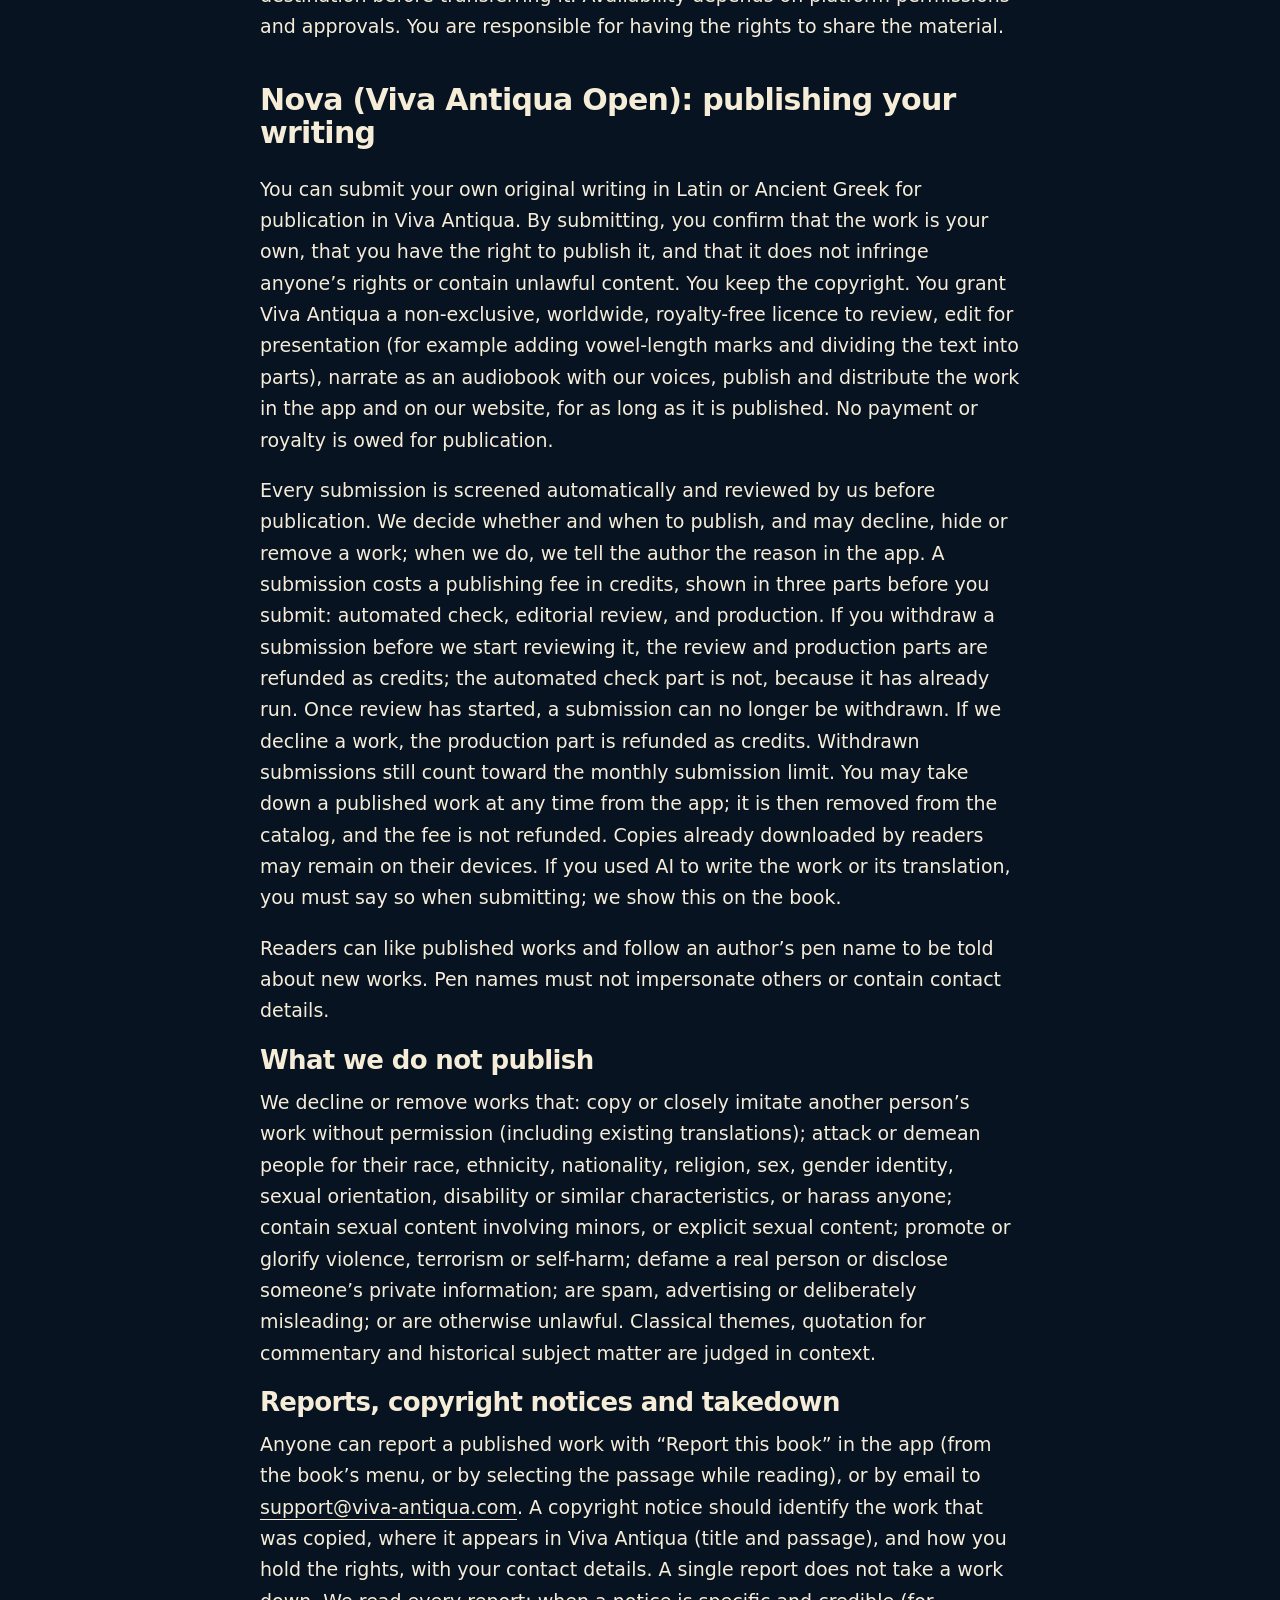
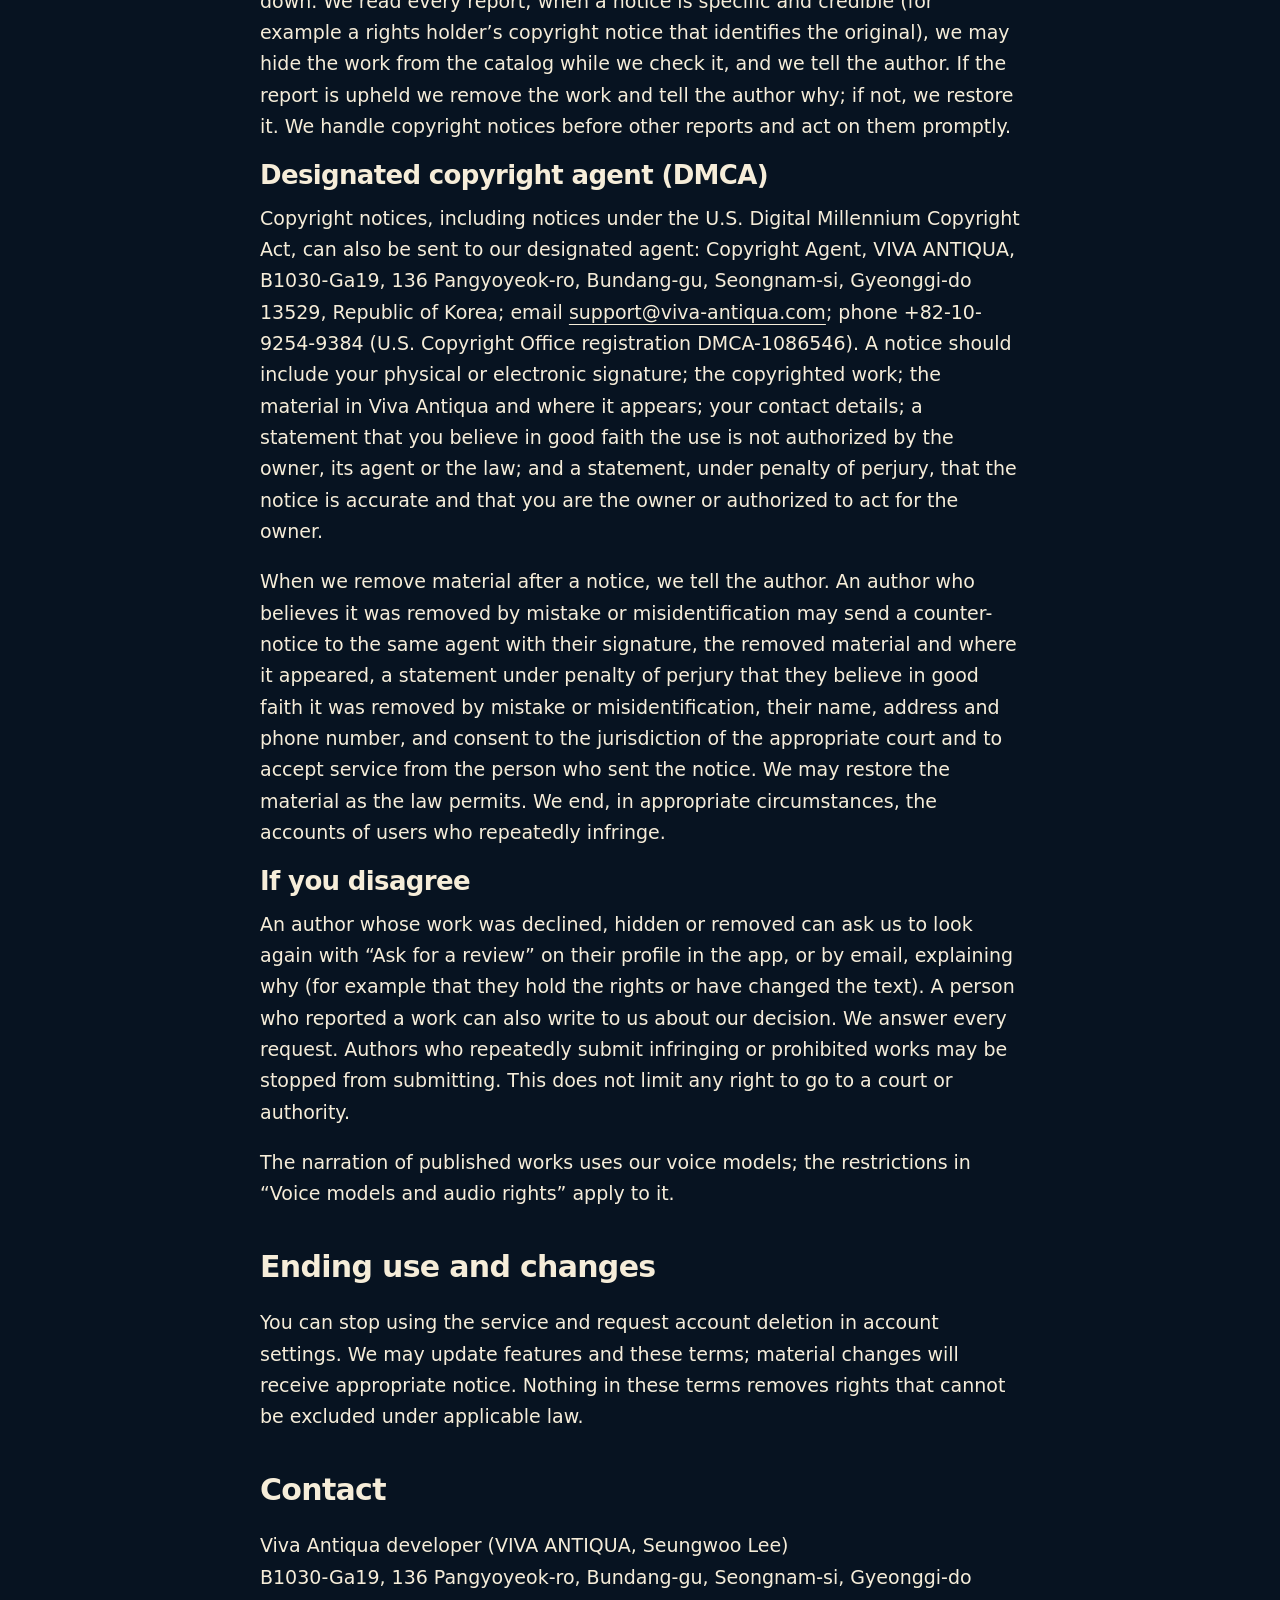
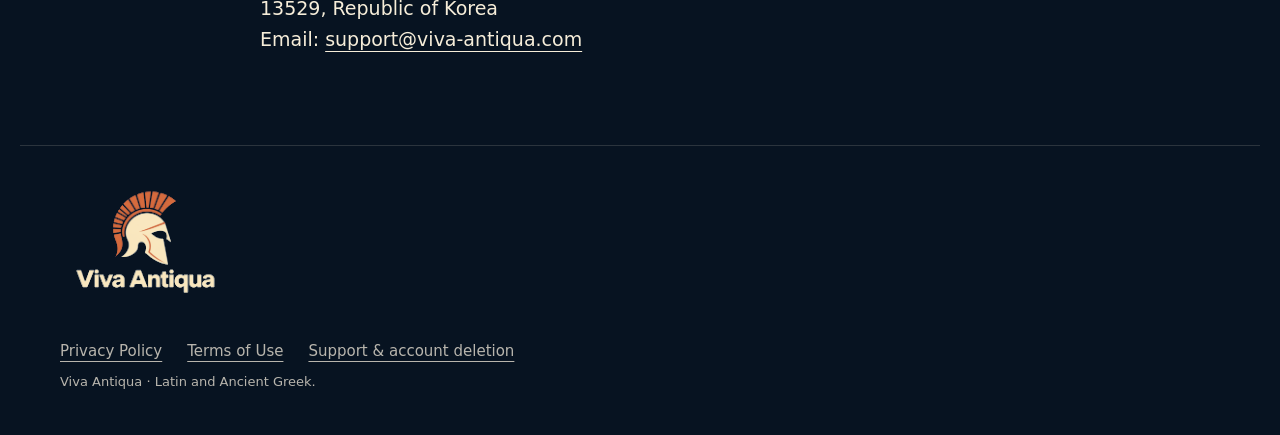
<file: terms/index.html>
<!doctype html><html lang="en"><head><meta charset="utf-8"><meta name="viewport" content="width=device-width, initial-scale=1"><meta name="robots" content="noindex,nofollow"><meta name="description" content="Viva Antiqua — read, listen, and explore Latin literature."><title>Terms of Use · Viva Antiqua</title><link rel="stylesheet" href="/styles.css?v=8"><link rel="icon" type="image/png" href="/assets/app-logo-classic.png"></head><body><svg xmlns="http://www.w3.org/2000/svg" width="0" height="0" aria-hidden="true" style="position:absolute"><filter id="brand-ink" color-interpolation-filters="sRGB"><feColorMatrix in="SourceGraphic" type="matrix" values="0 0 0 0 1 0 0 0 0 1 0 0 0 0 1 1 0 0 0 -0.12"/><feComponentTransfer><feFuncA type="linear" slope="8"/></feComponentTransfer><feComposite in="SourceGraphic" operator="in"/></filter></svg><header><a class="brand" aria-label="Viva Antiqua" href="/"><img class="brand-lockup" src="/assets/viva-antiqua-brand-final.png" width="1402" height="1122" alt="Viva Antiqua"></a><nav aria-label="Main navigation"><a href="/#experience">The experience</a><a href="/support/">Support</a></nav></header><main class="legal"><h1>Terms of Use</h1>
<p>Effective date: November 17, 2026</p>
<p>These terms apply to Viva Antiqua’s Latin and Ancient Greek learning app and community. By using the service, you agree to these terms and the applicable in-app community guidelines.</p>
<h2>Using the service</h2>
<p>Keep your account secure and provide information you have permission to use. Use the service only where you meet the applicable age and consent requirements. Feature availability may depend on your device, app version, account and subscription. Preview and beta features may change or be interrupted.</p>
<h2>Learning and AI content</h2>
<p>AI explanations, translations and speech assessments can contain errors. Check important information against reliable references. Reconstructed historical scenes and generated voices are educational interpretations, not authentic historical recordings.</p>
<section id="voice-rights">
<h2>Voice models and audio rights</h2>
<p>Viva Antiqua’s custom voice models are built using recordings we produced ourselves. We do not use other people’s voices without permission.</p>
<p>Except for uses expressly permitted by the app or authorized by the rights holder, or uses allowed by applicable law, extracting, copying, redistributing, or using our recordings or synthesized audio to train other models is prohibited.</p>
<p>Downloads and sharing provided by the app are permitted within their stated scope. They do not grant permission to extract the underlying recording data or reuse it for model training.</p>
</section>
<h2>Community conduct</h2>
<p>Do not post unlawful content, harassment, threats, hateful content, sexual exploitation, scams or spam. Do not impersonate others, expose private information, attempt unauthorized access or interfere with the service. Keep community contributions relevant to Latin, Ancient Greek and their study. Respect creators’ rights and obtain permission where required.</p>
<p>You retain your rights to content you submit. You give us permission to store, process and display that content to its intended audience as needed to operate the service, including necessary moderation and technical conversion. This does not automatically grant permission to use your voice recordings for optional speech-recognition training; that requires separate consent.</p>
<h2>Moderation and account restrictions</h2>
<p>You can report content and block users using the available community controls. We may remove content or restrict accounts for violations, security concerns or legal requirements. Contact support if you believe an action was mistaken. Do not submit deliberately false or abusive reports.</p>
<h2>Purchases</h2>
<p>Prices, subscription periods, renewal terms and included credits or usage are shown before purchase. Manage Apple subscriptions and cancellation through your Apple account. Deleting the app or account does not itself cancel a subscription. Purchased credits are tied to your account, cannot be transferred or exchanged for cash except where applicable law requires it, and do not expire while the service operates. Credits given for free (for example promotional or bonus credits) and free membership periods given by invitation have no cash value, are not refunded, and free membership ends automatically at the end of its period. Refund requests for Apple purchases are handled through Apple, subject to applicable consumer rights. The app license is governed by <a href="https://www.apple.com/legal/internet-services/itunes/dev/stdeula/">Apple’s Standard Licensed Application End User License Agreement</a>.</p>
<h2 id="service-end">If the service ends</h2>
<p>If we decide to discontinue the service, we will announce it in the app, and by email where we have your address, at least 30 days before it ends, and stop selling credits and subscriptions from the day of the announcement. You can keep using your credits until the end date.</p>
<p>For purchased credits still unused at the end, we refund the unused share of the price you paid for each credit pack, without any fee. You can request the refund from Apple (<a href="https://reportaproblem.apple.com/">reportaproblem.apple.com</a>) or from us at the support email, before the end date or within 30 days after it, or for any longer period applicable law requires. We refund promptly, through Apple where possible and otherwise by bank transfer to an account you give us; amounts Apple has already refunded are not paid twice. Free or bonus credits and credits already used are not refunded. Active subscriptions stop renewing when the service ends.</p>
<h2>External sharing</h2>
<p>To protect our recordings, sharing is currently offered only to accounts we invite, and is limited in how often and how much can be shared. We may change these limits, or limit, pause or withdraw sharing for an account or for everyone, at any time and without notice. External platforms have their own account, content and audience rules. Review your selected content and destination before transferring it. Availability depends on platform permissions and approvals. You are responsible for having the rights to share the material.</p>
<h2 id="open">Nova (Viva Antiqua Open): publishing your writing</h2>
<p>You can submit your own original writing in Latin or Ancient Greek for publication in Viva Antiqua. By submitting, you confirm that the work is your own, that you have the right to publish it, and that it does not infringe anyone’s rights or contain unlawful content. You keep the copyright. You grant Viva Antiqua a non-exclusive, worldwide, royalty-free licence to review, edit for presentation (for example adding vowel-length marks and dividing the text into parts), narrate as an audiobook with our voices, publish and distribute the work in the app and on our website, for as long as it is published. No payment or royalty is owed for publication.</p>
<p>Every submission is screened automatically and reviewed by us before publication. We decide whether and when to publish, and may decline, hide or remove a work; when we do, we tell the author the reason in the app. A submission costs a publishing fee in credits, shown in three parts before you submit: automated check, editorial review, and production. If you withdraw a submission before we start reviewing it, the review and production parts are refunded as credits; the automated check part is not, because it has already run. Once review has started, a submission can no longer be withdrawn. If we decline a work, the production part is refunded as credits. Withdrawn submissions still count toward the monthly submission limit. You may take down a published work at any time from the app; it is then removed from the catalog, and the fee is not refunded. Copies already downloaded by readers may remain on their devices. If you used AI to write the work or its translation, you must say so when submitting; we show this on the book.</p>
<p>Readers can like published works and follow an author’s pen name to be told about new works. Pen names must not impersonate others or contain contact details.</p>
<h3 id="open-standards">What we do not publish</h3>
<p>We decline or remove works that: copy or closely imitate another person’s work without permission (including existing translations); attack or demean people for their race, ethnicity, nationality, religion, sex, gender identity, sexual orientation, disability or similar characteristics, or harass anyone; contain sexual content involving minors, or explicit sexual content; promote or glorify violence, terrorism or self-harm; defame a real person or disclose someone’s private information; are spam, advertising or deliberately misleading; or are otherwise unlawful. Classical themes, quotation for commentary and historical subject matter are judged in context.</p>
<h3 id="open-reports">Reports, copyright notices and takedown</h3>
<p>Anyone can report a published work with “Report this book” in the app (from the book’s menu, or by selecting the passage while reading), or by email to <a href="mailto:support@viva-antiqua.com">support@viva-antiqua.com</a>. A copyright notice should identify the work that was copied, where it appears in Viva Antiqua (title and passage), and how you hold the rights, with your contact details. A single report does not take a work down. We read every report; when a notice is specific and credible (for example a rights holder’s copyright notice that identifies the original), we may hide the work from the catalog while we check it, and we tell the author. If the report is upheld we remove the work and tell the author why; if not, we restore it. We handle copyright notices before other reports and act on them promptly.</p>
<h3 id="dmca">Designated copyright agent (DMCA)</h3>
<p>Copyright notices, including notices under the U.S. Digital Millennium Copyright Act, can also be sent to our designated agent: Copyright Agent, VIVA ANTIQUA, B1030-Ga19, 136 Pangyoyeok-ro, Bundang-gu, Seongnam-si, Gyeonggi-do 13529, Republic of Korea; email <a href="mailto:support@viva-antiqua.com?subject=Copyright%20notice">support@viva-antiqua.com</a>; phone +82-10-9254-9384 (U.S. Copyright Office registration DMCA-1086546). A notice should include your physical or electronic signature; the copyrighted work; the material in Viva Antiqua and where it appears; your contact details; a statement that you believe in good faith the use is not authorized by the owner, its agent or the law; and a statement, under penalty of perjury, that the notice is accurate and that you are the owner or authorized to act for the owner.</p>
<p>When we remove material after a notice, we tell the author. An author who believes it was removed by mistake or misidentification may send a counter-notice to the same agent with their signature, the removed material and where it appeared, a statement under penalty of perjury that they believe in good faith it was removed by mistake or misidentification, their name, address and phone number, and consent to the jurisdiction of the appropriate court and to accept service from the person who sent the notice. We may restore the material as the law permits. We end, in appropriate circumstances, the accounts of users who repeatedly infringe.</p>
<h3 id="open-appeals">If you disagree</h3>
<p>An author whose work was declined, hidden or removed can ask us to look again with “Ask for a review” on their profile in the app, or by email, explaining why (for example that they hold the rights or have changed the text). A person who reported a work can also write to us about our decision. We answer every request. Authors who repeatedly submit infringing or prohibited works may be stopped from submitting. This does not limit any right to go to a court or authority.</p>
<p>The narration of published works uses our voice models; the restrictions in “Voice models and audio rights” apply to it.</p>
<h2>Ending use and changes</h2>
<p>You can stop using the service and request account deletion in account settings. We may update features and these terms; material changes will receive appropriate notice. Nothing in these terms removes rights that cannot be excluded under applicable law.</p>
<h2>Contact</h2><p>Viva Antiqua developer (VIVA ANTIQUA, Seungwoo Lee)<br>B1030-Ga19, 136 Pangyoyeok-ro, Bundang-gu, Seongnam-si, Gyeonggi-do 13529, Republic of Korea<br>Email: <a href="mailto:support@viva-antiqua.com">support@viva-antiqua.com</a></p></main><footer><span class="footer-brand"><img class="brand-lockup" src="/assets/viva-antiqua-brand-final.png" width="1402" height="1122" alt="Viva Antiqua"></span><div class="links"><a href="/privacy/">Privacy Policy</a><a href="/terms/">Terms of Use</a><a href="/support/">Support &amp; account deletion</a></div><small>Viva Antiqua · Latin and Ancient Greek.</small></footer></body></html>
</file>
<file: styles.css>
/* App's original Dark palette: navy, warm paper, terracotta. */
:root{color-scheme:dark;--bg:#071321;--surface:#0f1f33;--raised:#152940;--text:#f6edd9;--muted:#b8b5ad;--accent:#c46b47;--line:rgba(246,237,217,.15)}
*{box-sizing:border-box}html{scroll-behavior:smooth;scroll-padding-top:30px}body{margin:0;background:var(--bg);color:var(--text);font:19px/1.65 system-ui,-apple-system,sans-serif}a{color:inherit;text-underline-offset:5px}a:focus-visible,video:focus-visible,summary:focus-visible{outline:2px solid var(--accent);outline-offset:6px}header,main,footer{max-width:1240px;margin:auto;padding-inline:40px}header{min-height:104px;display:flex;justify-content:space-between;align-items:center;gap:24px;border-bottom:1px solid var(--line)}.brand{display:inline-flex;align-items:center;gap:12px;text-decoration:none;font-size:25px;font-weight:700;letter-spacing:-.6px}.brand img,.release img,.brand-logo{object-fit:contain;border-radius:10px}nav{display:flex;gap:30px;font-size:16px;color:var(--muted)}nav a{text-decoration:none}nav a:hover{color:var(--text)}h1,h2,h3,p{margin-top:0}h1,h2,h3{font-weight:620;line-height:1.12}h1{font-size:clamp(48px,5.4vw,76px);letter-spacing:-3.5px;margin-bottom:28px}h1 em{font-style:normal;color:var(--accent)}h2{font-size:clamp(38px,4.2vw,58px);letter-spacing:-2px;margin-bottom:24px}h3{font-size:26px;letter-spacing:-.65px;margin-bottom:12px}.eyebrow,.feature-label{color:var(--accent);font-size:13px;font-weight:700;letter-spacing:1.5px;text-transform:uppercase;margin-bottom:24px}.hero{display:grid;grid-template-columns:1.05fr 1fr;gap:64px;align-items:center;padding-block:54px 84px}.hero-copy{max-width:570px}.lead{font-size:25px;line-height:1.5;max-width:500px;margin-bottom:22px}.hero-detail{color:var(--muted);max-width:465px;font-size:19px}.button{display:inline-flex;gap:30px;align-items:center;background:var(--accent);color:#071321;text-decoration:none;border-radius:100px;font-weight:750;font-size:18px;padding:15px 24px;margin-top:12px}.platforms{color:var(--muted);font-size:15px;margin:28px 0 0}.platforms span{display:block;font-size:14px;margin-top:5px}figure{margin:0}video,img{max-width:100%}video{display:block;width:100%;height:auto;background:var(--surface);border:1px solid var(--line);border-radius:24px}.demo{width:100%;max-width:480px;justify-self:end}.media-heading{display:flex;justify-content:space-between;gap:12px;align-items:center;margin-bottom:16px;font-size:11px;font-weight:650;letter-spacing:1px;color:var(--muted)}.sound-label{color:var(--accent);letter-spacing:0;font-size:13px}figcaption{text-align:center;font-size:17px;line-height:1.5;margin-top:20px}figcaption span{font-size:14px;color:var(--muted)}.section{border-top:1px solid var(--line);padding-block:84px}.section-heading{max-width:740px;margin-bottom:46px}.section-intro{color:var(--muted);font-size:22px;max-width:620px;line-height:1.6;margin-bottom:0}.reading-layout{display:grid;grid-template-columns:1fr 1fr;gap:80px;align-items:center}.book-screen{max-width:480px;width:100%}.book-screen img{display:block;width:100%;height:auto;border:1px solid var(--line);border-radius:24px}.reading-steps{list-style:none;padding:0;margin:0}.reading-steps li{display:grid;grid-template-columns:30px 1fr;gap:18px;padding:30px 0;border-top:1px solid var(--line)}.step-number{font-size:13px;color:var(--accent);padding-top:4px}.reading-steps p,.voice-features p,.practice-items p{color:var(--muted);margin-bottom:0;font-size:20px;line-height:1.6}.voice-features{display:grid;grid-template-columns:repeat(3,minmax(0,1fr));gap:38px}.voice-features article{border-top:2px solid var(--accent);padding-top:24px}.feature-label{display:block;margin-bottom:22px}.voice-features a{display:inline-block;font-size:16px;color:var(--text);margin-top:25px}.practice{display:grid;grid-template-columns:1fr 1fr;gap:80px}.practice-items article+article{border-top:1px solid var(--line);padding-top:28px;margin-top:28px}.film{display:grid;grid-template-columns:1.05fr 1fr;gap:80px;align-items:center}.film figure{width:100%;max-width:480px;justify-self:end}.caption-note{color:var(--muted);font-size:14px;margin:22px 0}.media-credits{font-size:14px;color:var(--muted);margin-top:28px}.media-credits summary{cursor:pointer}.media-credits p{margin-top:16px}.release{border-top:1px solid var(--line);display:flex;align-items:center;gap:20px;padding-block:40px 54px}.release strong{font-size:23px}.release p{font-size:16px;color:var(--muted);margin:3px 0 0}.release>span{margin-left:auto;font-size:14px;color:var(--muted)}footer{border-top:1px solid var(--line);padding-block:30px 40px}.footer-top{display:flex;justify-content:space-between;align-items:center;gap:25px;margin-bottom:20px}.links{display:flex;flex-wrap:wrap;gap:25px;font-size:15px;color:var(--muted)}small{font-size:13px;color:var(--muted)}.legal{max-width:840px;padding-block:48px 70px}.legal h1{font-size:48px;letter-spacing:-1.5px}.legal h2{font-size:30px;letter-spacing:-.7px;margin-top:40px}.legal p,.legal li{font-size:19px}.draft{background:#3b3323;color:#edd7a0;padding:20px 24px;border-radius:10px;font-size:16px;margin-bottom:30px}.note{padding:20px;border-left:3px solid var(--accent);background:var(--surface)}
@media(max-width:1000px){.hero{gap:36px}h1{letter-spacing:-2.5px}.lead{font-size:23px}.reading-layout,.film,.practice{gap:40px}.voice-features{gap:25px}.media-heading{flex-wrap:wrap}}
@media(max-width:760px){header,main,footer{padding-inline:24px}header{min-height:90px;flex-wrap:wrap;padding-block:20px;gap:15px}nav{gap:22px;font-size:14px}.brand{font-size:23px}.hero{grid-template-columns:1fr;padding-block:44px 54px;gap:40px}.hero-copy{max-width:600px}h1{font-size:clamp(48px,9vw,68px)}.demo{justify-self:center;max-width:500px}.section{padding-block:54px}.reading-layout,.practice,.film{grid-template-columns:1fr;gap:35px}.book-screen,.film figure{max-width:500px;justify-self:center}.section-heading{margin-bottom:30px}.voice-features{grid-template-columns:1fr;gap:32px}.voice-features article{padding-top:20px}.feature-label{margin-bottom:14px}.section-intro{font-size:21px}.release{flex-wrap:wrap}.release>span{margin-left:78px}.footer-top{align-items:flex-start;flex-direction:column}.reading-steps li{padding-block:24px}}
@media(prefers-reduced-motion:reduce){html{scroll-behavior:auto}}

.learning-gallery{display:grid;gap:64px}.learning-feature{display:grid;grid-template-columns:1fr 1fr;gap:80px;align-items:center;padding-top:40px;border-top:1px solid var(--line)}.learning-feature>div{max-width:460px}.learning-feature h3{font-size:38px;line-height:1.2}.learning-feature p{font-size:22px;color:var(--muted)}.learning-feature figure{justify-self:end}.text-link{font-size:17px;color:var(--accent)}@media(max-width:760px){.learning-feature{grid-template-columns:1fr;gap:28px}.learning-feature figure{justify-self:center}.learning-feature h3{font-size:32px}.learning-gallery{gap:48px}}

/* Native radio controls keep the large app gallery keyboard accessible without scripts. */
.visually-hidden{position:absolute;width:1px;height:1px;padding:0;margin:-1px;overflow:hidden;clip:rect(0,0,0,0);white-space:nowrap;border:0}
.learning-gallery{gap:32px}.learning-choices{border:0;padding:0;margin:0;display:flex;flex-wrap:wrap;gap:10px}.learning-choices label{position:relative;cursor:pointer}.learning-choices input{position:absolute;opacity:0;width:1px;height:1px}.learning-choices span{display:block;padding:11px 21px;border:1px solid var(--line);border-radius:100px;font-size:17px;font-weight:600;color:var(--muted);background:var(--surface)}.learning-choices input:checked+span{background:var(--accent);color:var(--bg);border-color:var(--accent)}.learning-choices input:focus-visible+span{outline:2px solid var(--text);outline-offset:4px}.learning-feature{display:none;min-width:0}.learning-gallery:has(input[value="dictionary"]:checked) [data-feature="dictionary"],.learning-gallery:has(input[value="balbus"]:checked) [data-feature="balbus"],.learning-gallery:has(input[value="review"]:checked) [data-feature="review"]{display:grid}
@media(max-width:760px){.learning-choices{gap:8px}.learning-choices span{padding:10px 15px;font-size:16px}nav{flex-wrap:wrap;gap:12px 20px}.learning-feature{padding-top:28px}}
.learning-feature{align-items:start}.learning-feature>div{padding-top:48px}.learning-feature .book-screen img{border-radius:40px}@media(max-width:760px){.learning-feature>div{padding-top:0}.learning-feature .book-screen img{border-radius:32px}}

/* Clip the captured iPhone corners, including the desktop outside its screen. */
.demo video,.book-screen img,.learning-feature .book-screen img{border:0;background:transparent;border-radius:14% / 6.5%;clip-path:inset(1px round 14% / 6.5%)}
.book-screen a{display:block;line-height:0}
#watch video,#watch-homer video{border:0;background:transparent;border-radius:18px}
.play-features{list-style:none;margin:32px 0 0;padding:0;display:grid;gap:26px;max-width:500px}
.play-features strong{display:block;font-size:23px;font-weight:600;margin-bottom:4px}
.play-features span{display:block;color:var(--muted);font-size:20px;line-height:1.6}

.learning-feature .review-card-detail img{border-radius:28px;clip-path:none}

/* Mobile presentation: compact typography, viewport-sized demos and direct navigation. */
.mobile-nav{display:none}
@media(max-width:760px){
  html{scroll-padding-top:68px}
  body{font-size:16px;line-height:1.55}
  header,main,footer{padding-inline:20px}
  header{min-height:72px;padding-block:14px;border-bottom:0}
  .brand{font-size:21px;gap:10px}
  .brand img{width:36px;height:36px}
  header>nav{display:none}
  .mobile-nav{display:flex;position:sticky;top:0;z-index:10;justify-content:center;gap:0;padding:6px 12px;background:rgba(7,19,33,.97);border-bottom:1px solid var(--line)}
  .mobile-nav a{display:flex;align-items:center;justify-content:center;min-height:44px;flex:1;text-decoration:none;font-size:14px;color:var(--text);border-radius:6px}
  .mobile-nav a:hover,.mobile-nav a:focus-visible{background:var(--raised)}
  .hero{padding-block:28px 36px;gap:24px}
  h1{font-size:clamp(29px,8.3vw,42px);line-height:1.12;letter-spacing:-1.2px;margin-bottom:16px}
  h2{font-size:29px;line-height:1.15;letter-spacing:-.9px;margin-bottom:14px}
  h3,.learning-feature h3{font-size:23px;line-height:1.2;letter-spacing:-.5px;margin-bottom:10px}
  .lead{font-size:17px;line-height:1.55;margin-bottom:10px}
  .hero-detail{font-size:14px;margin-bottom:0}
  .button{font-size:15px;padding:11px 18px;min-height:44px;margin-top:18px;gap:18px}
  .section{padding-block:32px}
  .section-heading{margin-bottom:20px}
  .section-intro,.learning-feature p{font-size:17px;line-height:1.55;margin-bottom:0}
  .film,.reading-layout{gap:22px}
  .demo,.film figure,.book-screen{width:fit-content;max-width:100%;justify-self:center;margin-inline:auto}
  .demo video,.film video,.book-screen img{width:auto;max-width:100%;height:auto;max-height:400px;max-height:min(400px,56svh);object-fit:contain}
  .hero .demo video{max-height:350px;max-height:min(350px,48svh)}
  .learning-gallery{gap:18px}
  .learning-choices{gap:6px;flex-wrap:nowrap}
  .learning-choices label{flex:1}
  .learning-choices span{text-align:center;white-space:nowrap;font-size:14px;padding:11px 8px;min-height:44px}
  .learning-feature{padding-top:20px;gap:20px}
  .play-features{gap:16px;margin-top:20px}
  .play-features strong{font-size:17px;margin-bottom:3px}
  .play-features span{font-size:16px;line-height:1.5}
  .release{display:grid;grid-template-columns:40px 1fr;gap:12px;padding-block:26px}
  .release img{width:40px;height:40px}
  .release strong{font-size:19px}
  .release p{font-size:14px}
  .release>span{grid-column:2;margin:0;font-size:12px}
  footer{padding-block:24px}
  .footer-top{gap:16px;margin-bottom:16px}
  .links{gap:20px}
  .links a{min-height:44px;display:inline-flex;align-items:center}
}
@media(max-width:760px){
  /* Reserve media dimensions before lazy images load so anchor links stay aligned. */
  .demo,.film figure,.book-screen{width:min(184px,calc(56svh * 388 / 844))}
  .hero .demo{width:min(161px,calc(48svh * 582 / 1266))}
  #watch figure,#watch-homer figure{width:min(225px,calc(56svh * 720 / 1280))}
  .demo video,.film video,.book-screen img,.hero .demo video{width:100%;max-height:none;height:auto}
  .book-screen img{aspect-ratio:388 / 844}
}

/* Mobile-only, screen-by-screen presentation. No wheel/touch interception. */
@media(max-width:760px) and (min-height:600px){
  html{scroll-snap-type:y proximity;scroll-padding-top:56px}
  .hero,.film{scroll-snap-align:start;scroll-margin-top:0}
  .hero{min-height:calc(100svh - 128px);padding-block:22px;gap:20px;align-content:space-between;text-align:center}
  .hero-copy{margin-inline:auto}
  .hero h1{font-size:clamp(29px,8.4vw,40px);margin-bottom:14px}
  .hero .lead{font-size:16px;line-height:1.5;max-width:360px;margin-inline:auto}
  .hero-detail{font-size:13px}
  .hero .button{margin-top:14px;padding-block:10px}
  .hero .demo{width:calc(clamp(180px,100svh - 460px,380px) * 582 / 1266)}
  .film{min-height:calc(100svh - 56px);padding-block:28px;gap:22px;align-content:center;text-align:center}
  .film>div{width:100%;max-width:390px;justify-self:center}
  .film h2{font-size:clamp(29px,8vw,38px);margin-bottom:12px}
  .film .section-intro{font-size:16px;line-height:1.5;max-width:340px;margin-inline:auto}
  .film .demo{width:calc(clamp(220px,100svh - 280px,560px) * 582 / 1266)}
  #watch figure,#watch-homer figure{width:calc(clamp(220px,100svh - 290px,560px) * 720 / 1280)}
  #play .book-screen{width:calc(clamp(180px,100svh - 440px,400px) * 388 / 844)}
  .play-features{margin-top:16px;gap:10px}
  .play-features strong{font-size:16px;margin-bottom:0}
  .play-features span{font-size:14px;line-height:1.4}
  #experience.mobile-story{height:300svh;padding-block:0;position:relative}
  .mobile-learning-stage{position:sticky;top:56px;min-height:calc(100svh - 56px);padding-block:24px;display:flex;flex-direction:column;justify-content:center;text-align:center}
  .mobile-learning-stage .section-heading{margin-bottom:18px;max-width:none}
  .mobile-learning-stage h2{font-size:clamp(26px,7.5vw,34px);margin-bottom:0}
  .mobile-learning-stage .learning-gallery{gap:14px}
  .mobile-learning-stage .learning-feature{border:0;padding-top:0;gap:16px}
  .mobile-learning-stage .learning-feature>div{min-height:76px;max-width:350px;margin-inline:auto}
  .mobile-learning-stage .learning-feature h3{font-size:22px;margin-bottom:8px}
  .mobile-learning-stage .learning-feature p{font-size:15px;line-height:1.45}
  .mobile-learning-stage .book-screen{width:calc(clamp(200px,100svh - 365px,490px) * 388 / 844)}
  .mobile-story-hint{font-size:12px;color:var(--muted);letter-spacing:.5px;margin:16px 0 0}
  .mobile-learning-stage .learning-feature{animation:mobile-feature-in .35s ease-out}
  @keyframes mobile-feature-in{from{opacity:.25;transform:translateY(12px)}to{opacity:1;transform:translateY(0)}}
}
@media(max-width:760px) and (prefers-reduced-motion:reduce){
  html{scroll-snap-type:none;scroll-behavior:auto}
  .mobile-learning-stage .learning-feature{animation:none}
}
@media(max-width:760px) and (min-height:600px) and (max-height:740px){
  .mobile-learning-stage{padding-block:16px}
  .mobile-learning-stage .section-heading{margin-bottom:12px}
  .mobile-learning-stage .book-screen{width:calc(clamp(180px,100svh - 405px,335px) * 388 / 844)}
  .mobile-story-hint{margin-top:12px}
}

/* Cinematic mobile layer: desktop remains the original document. */
@media(max-width:760px) and (min-height:600px){
  html.cinema-enabled{scroll-snap-type:none;scroll-padding-top:0}
  .cinema-enabled body>header,.cinema-enabled body>.mobile-nav,.cinema-enabled body>main,.cinema-enabled body>footer{display:none}
  .cinema-mobile{background:#071321;color:#f6edd9;overflow:clip}
  .cinema-nav{position:fixed;inset:0 0 auto;z-index:25;display:flex;flex-wrap:nowrap;gap:8px;align-items:center;justify-content:space-between;min-height:64px;padding:env(safe-area-inset-top,0px) 22px 0;background:linear-gradient(#071321ef,#07132100);font-size:13px}
  .cinema-nav a{display:inline-flex;align-items:center;min-height:48px;text-decoration:none}
  .cinema-nav .cinema-brand{font-family:Georgia,serif;font-size:19px;color:#f6edd9}
  .cinema-nav>div{display:flex;gap:18px}
  .cinema-track{height:170svh;border:0;position:relative}
  .cinema-track.cinema-learning{height:390svh}
  .cinema-stage{height:100svh;position:sticky;top:0;overflow:hidden;isolation:isolate}
  .cinema-shot{position:absolute;inset:0;opacity:0;transition:opacity .5s ease;background:#071321;overflow:hidden}
  .cinema-shot:first-child{opacity:1}
  .cinema-art{position:absolute;inset:0;transform:translateY(var(--drift,0px)) scale(var(--zoom,1));transform-origin:65% 35%;will-change:transform}
  .cinema-art img{display:block;position:absolute;width:88%;max-width:none;height:auto;right:-12%;top:12%;border-radius:30px;transform:rotate(-8deg);box-shadow:0 30px 80px #0008}
  .cinema-shade{position:absolute;inset:0;background:linear-gradient(0deg,#071321 2%,#071321ed 20%,#07132188 43%,transparent 70%);pointer-events:none}
  .cinema-copy{position:absolute;bottom:11%;left:24px;right:24px;z-index:2}
  .cinema-label{font-size:10px;letter-spacing:2px;font-weight:650;color:#d79a77;margin:0 0 16px}
  .cinema-copy h2{font-size:clamp(40px,12vw,62px);font-weight:600;line-height:1.02;letter-spacing:-2px;margin:0 0 18px;text-wrap:balance}
  .cinema-copy h2 em{font-style:normal;color:#d28b65}
  .cinema-description{font-size:15px;line-height:1.5;max-width:280px;color:#d2cec6;margin:0 0 20px}
  .cinema-play{font:600 13px/1.2 system-ui;color:#f6edd9;background:#ffffff10;border:1px solid #f6edd94d;border-radius:40px;min-height:46px;padding:12px 18px;backdrop-filter:blur(12px);cursor:pointer}
  .cinema-play span{font-size:12px;margin-right:8px}
  .cinema-play:focus-visible,.cinema-close:focus-visible{outline:2px solid #d28b65;outline-offset:4px}
  .cinema-count{position:absolute;bottom:30px;left:24px;font-size:9px;letter-spacing:2px;color:#b8b5ad;z-index:2}
  .cinema-progress{position:absolute;bottom:0;left:0;right:0;height:2px;background:#ffffff12;z-index:4}
  .cinema-progress span{display:block;height:100%;background:#c46b47;transform-origin:left;transform:scaleX(var(--progress,0))}
  .cinema-opening .cinema-art img{width:75%;right:-18%;top:19%;transform:rotate(-12deg)}
  .cinema-opening .cinema-shade{background:linear-gradient(90deg,#071321e8,transparent 85%),linear-gradient(0deg,#071321 2%,transparent 70%)}
  .cinema-opening .cinema-copy{bottom:16%}
  .cinema-opening .cinema-copy h2{font-size:clamp(43px,13vw,66px);max-width:340px}
  .cinema-learning .cinema-art img{width:94%;right:-6%;top:9%;transform:rotate(5deg)}
  .cinema-learning .balbus .cinema-art img{top:8%;right:-10%;transform:rotate(-5deg)}
  .cinema-learning .review .cinema-art img{top:5%;right:-4%;transform:rotate(4deg)}
  .cinema-learning .cinema-copy{bottom:11%}
  .cinema-verse .cinema-art img,.cinema-homer .cinema-art img{width:112%;right:-20%;top:7%;transform:rotate(-7deg)}
  .cinema-community .cinema-art img{width:90%;right:-8%;top:8%;transform:rotate(6deg)}
  .cinema-speech .cinema-art img{inset:0;width:100%;height:100%;object-fit:cover;transform:none;border-radius:0;box-shadow:none}
  .cinema-speech .cinema-shade{background:linear-gradient(0deg,#071321 0%,#071321cc 27%,#07132111 75%)}
  .cinema-speech .cinema-copy{bottom:10%}
  .cinema-end{max-width:none;min-height:70svh;display:flex;flex-direction:column;justify-content:center;padding:72px 24px;border:0;background:#0d1c2b}
  .cinema-end h2{font-family:Georgia,serif;font-size:42px;letter-spacing:-1.3px;margin-bottom:18px}
  .cinema-end p:not(.cinema-label){font-size:16px;color:#b8b5ad}
  .cinema-end>div{display:flex;flex-wrap:wrap;gap:24px;margin-top:22px;font-size:13px}
  .cinema-end a{display:inline-flex;min-height:44px;align-items:center}
  .cinema-dialog{position:fixed;inset:0;width:100%;max-width:none;height:100%;max-height:none;margin:0;border:0;padding:60px 12px 20px;background:#030b14;color:white}
  .cinema-dialog::backdrop{background:#030b14}
  .cinema-player{height:100%;display:flex;align-items:center;justify-content:center;overflow:auto}
  .cinema-player video,.cinema-player img{position:static;display:block;max-height:100%;max-width:100%;width:auto;height:auto;object-fit:contain;transform:none;border:0;border-radius:0;clip-path:none;background:transparent}
  .cinema-close{position:absolute;right:12px;top:8px;z-index:2;min-width:48px;min-height:48px;border:0;border-radius:50%;background:#ffffff14;color:white;font:32px system-ui;cursor:pointer}
}
@media(max-width:360px) and (min-height:600px){
  .cinema-nav{padding-inline:16px}.cinema-nav>div{gap:10px}.cinema-nav .cinema-brand{font-size:17px}
  .cinema-copy{left:20px;right:20px;bottom:10%}.cinema-copy h2{font-size:40px}.cinema-label{letter-spacing:1.4px}
}
@media(prefers-reduced-motion:reduce){.cinema-shot{transition:none}.cinema-art{will-change:auto}}

/* Keep app demos upright and completely visible beside the editorial copy. */
@media(max-width:760px) and (min-height:600px){
  .cinema-track:not(.cinema-speech) .cinema-art{
    transform:translateY(calc(var(--drift,0px) * .15));
    transform-origin:center;
  }
  .cinema-track:not(.cinema-speech) .cinema-art img{
    width:49%;height:auto;max-height:68svh;object-fit:contain;
    right:14px;top:50%;transform:translateY(-50%);
    border-radius:20px;box-shadow:0 16px 45px #0005;
  }
  .cinema-track:not(.cinema-speech) .cinema-shade{background:none}
  .cinema-track:not(.cinema-speech) .cinema-copy{
    left:16px;right:auto;width:calc(46% - 32px);bottom:auto;top:50%;transform:translateY(-50%);
  }
  .cinema-track:not(.cinema-speech) .cinema-copy h2{
    font-size:clamp(22px,6.4vw,30px);line-height:1.08;letter-spacing:-1px;
    margin-bottom:16px;text-wrap:balance;overflow-wrap:normal;
  }
  .cinema-track:not(.cinema-speech) .cinema-label{font-size:9px;letter-spacing:1px;line-height:1.6;margin-bottom:14px}
  .cinema-track:not(.cinema-speech) .cinema-description{font-size:13px;line-height:1.5;margin-bottom:18px}
  .cinema-track:not(.cinema-speech) .cinema-play{
    font-size:11px;line-height:1.4;padding:10px 12px;min-height:44px;text-align:left;
  }
  .cinema-track:not(.cinema-speech) .cinema-play span{margin-right:3px}
  .cinema-track:not(.cinema-speech) .cinema-art img{transition:filter .4s ease}
}
@media(max-width:760px) and (min-height:600px){
  .cinema-track:not(.cinema-speech) .cinema-art img{
    border-radius:14% / 6.5%;clip-path:inset(1px round 14% / 6.5%);
  }
}
@media(max-width:760px) and (min-height:600px){
  .cinema-device{position:absolute;display:block;border:0;padding:0;background:transparent;color:inherit;overflow:hidden;cursor:pointer}
  .cinema-track:not(.cinema-speech) .cinema-device{width:min(54%,34svh);right:8px;top:50%;transform:translateY(-50%);border-radius:16% / 7.5%;clip-path:inset(1px round 16% / 7.5%);isolation:isolate;background:#071321;box-shadow:0 16px 45px #0005}
  .cinema-track:not(.cinema-speech) .cinema-art .cinema-device img,
  .cinema-track:not(.cinema-speech) .cinema-art .cinema-device video{position:static;display:block;width:100%;height:auto;max-height:none;max-width:100%;transform:none;box-shadow:none;border:0;border-radius:0;clip-path:none;background:transparent}
  .cinema-device:focus-visible{outline:2px solid #d28b65;outline-offset:-3px}
  .cinema-speech .cinema-device{inset:0;width:100%;height:100%}
  .cinema-speech .cinema-device video{width:100%;height:100%;object-fit:cover;border:0;border-radius:0;background:transparent}
  .cinema-speech .is-playing .cinema-art{z-index:3;transform:none}
  .cinema-speech .is-playing .cinema-device video{object-fit:contain;background:#071321}
  .cinema-speech .is-playing .cinema-copy,.cinema-speech .is-playing .cinema-shade{opacity:0;pointer-events:none}
}

/* Approved cream logo and wordmark, shared across brand placements. */
.brand{flex-shrink:0;line-height:0}.brand img.brand-lockup,.footer-brand .brand-lockup,.release img.brand-lockup{display:block;width:170px;height:auto;max-width:100%;border-radius:0;object-fit:contain}.footer-brand{display:inline-block;margin-bottom:18px}.release>span{margin-left:auto}
@media(max-width:760px){.brand img.brand-lockup,.footer-brand .brand-lockup,.release img.brand-lockup{width:150px}.release>span{margin-left:0}}

.brand-lockup{filter:url(#brand-ink)}

.cinema-nav .cinema-brand .brand-lockup{display:block;width:110px;height:auto;max-width:100%}

.cinema-end .cinema-end-brand{margin:20px 0}.cinema-end-brand .brand-lockup{display:block;width:250px;max-width:100%;height:auto}

/* Desktop story: one complete upright screen beside each passage. */
@media(min-width:761px){
  .demo-page>header{height:88px;min-height:88px;position:sticky;top:0;z-index:30;background:#071321f5;backdrop-filter:blur(16px)}
  .demo-page>header .brand-lockup{width:100px}
  .demo-page main{max-width:1240px}
  .demo-page .hero,.demo-page .film,.demo-page .learning-feature{min-height:calc(100svh - 88px);padding-block:32px;display:grid;grid-template-columns:minmax(0,1.15fr) minmax(0,1fr);gap:clamp(32px,5vw,80px);align-items:center;scroll-margin-top:88px}
  .demo-page .hero h1,.demo-page h2:not(.visually-hidden),.demo-page .learning-feature h3{font-size:clamp(38px,4.6vw,66px);line-height:1.08;letter-spacing:-2px;font-weight:600}
  .demo-page h1 em,.demo-page h2 em,.demo-page h3 em{font-style:normal;color:var(--accent)}
  .demo-page .lead,.demo-page .section-intro,.demo-page .learning-feature p{font-size:clamp(18px,1.7vw,23px);line-height:1.55;color:var(--muted);max-width:490px;margin-bottom:0}
  .demo-page .reading{padding-block:0;border:0;scroll-margin-top:88px}
  .demo-page .learning-gallery{display:block}
  .demo-page .learning-choices{display:none}
  .demo-page .learning-feature>div{padding-top:0;max-width:none}
  .demo-page .hero figure,.demo-page .film figure,.demo-page .learning-feature figure{width:auto;max-width:100%;justify-self:center;margin:0}
  .demo-page .hero video,.demo-page .film video,.demo-page .book-screen img{display:block;width:auto;height:auto;max-height:calc(100svh - 152px);max-width:100%;object-fit:contain}
  .demo-page .hero video,.demo-page .film:not(#watch):not(#watch-homer) video{aspect-ratio:582/1266}
  .demo-page .book-screen img{aspect-ratio:390/844}
  .demo-page #watch video,.demo-page #watch-homer video{aspect-ratio:720/1280}
}

/* Desktop learning tabs and the community navigation shortcut. */
@media(min-width:761px){
 .demo-page .reading{min-height:calc(100svh - 88px);padding-top:24px;border-top:1px solid var(--line)}
 .demo-page .learning-choices{display:flex}
 .demo-page .learning-feature{display:none;min-height:calc(100svh - 166px);border-top:0;padding-block:16px}
 .demo-page .learning-gallery:has(input[value="dictionary"]:checked) [data-feature="dictionary"],
 .demo-page .learning-gallery:has(input[value="balbus"]:checked) [data-feature="balbus"],
 .demo-page .learning-gallery:has(input[value="review"]:checked) [data-feature="review"]{display:grid}
 .demo-page .learning-feature .book-screen img{max-height:calc(100svh - 198px)}
}
@media(max-width:760px) and (min-height:600px){
 .cinema-nav>div{gap:12px}
}
@media(max-width:360px) and (min-height:600px){
 .cinema-nav .cinema-brand .brand-lockup{width:86px}
 .cinema-nav>div{gap:9px;font-size:12px}
}

/* Mask the white capture canvas outside the rounded iPhone display. */
.learning-feature[data-feature="balbus"] .book-screen img,
.learning-feature[data-feature="review"] .book-screen img,
.cinema-player img[src*="ask-balbus-iphone"],
.cinema-player img[src*="review-card-iphone"]{
 border-radius:16% / 7.5%;
 clip-path:inset(2px round 16% / 7.5%);
}

/* Keep the voice notice clear of the fixed navigation on direct links. */
.voice-notice{scroll-margin-top:110px}

/* A brief audio notice, without a full-height promotional panel. */
.cinema-end.voice-notice-wrap{min-height:0;padding:32px 24px}
.voice-notice-wrap .voice-notice{padding:0;margin:0}

/* Business contact shared by desktop and mobile homepages. */
.business-inquiries{max-width:760px;margin:0 0 32px;text-align:left}
.business-inquiries h2,.cinema-end .business-inquiries h2{font-size:24px;letter-spacing:-.4px;margin:0 0 14px}
.business-inquiries p{font-size:16px;color:var(--muted);line-height:1.7;margin:0 0 14px}
.business-inquiries a{overflow-wrap:anywhere;text-decoration:underline;text-underline-offset:3px}

.store-button{display:inline-block;padding:12px 22px;border-radius:999px;background:var(--text);color:var(--bg);font-weight:600;font-size:16px;text-decoration:none}.store-button:hover{background:var(--accent);color:var(--text)}.release>.store-button{margin-left:auto}@media (max-width:700px){.release>.store-button{grid-column:1/-1;justify-self:start;margin-left:0}}
.cinema-store{width:fit-content;align-self:flex-start;justify-self:start;margin-top:12px;pointer-events:auto;font-size:14px;line-height:1.2;padding:9px 16px;white-space:nowrap}
.cinema-end-store{margin:4px 0 44px}
</file>
